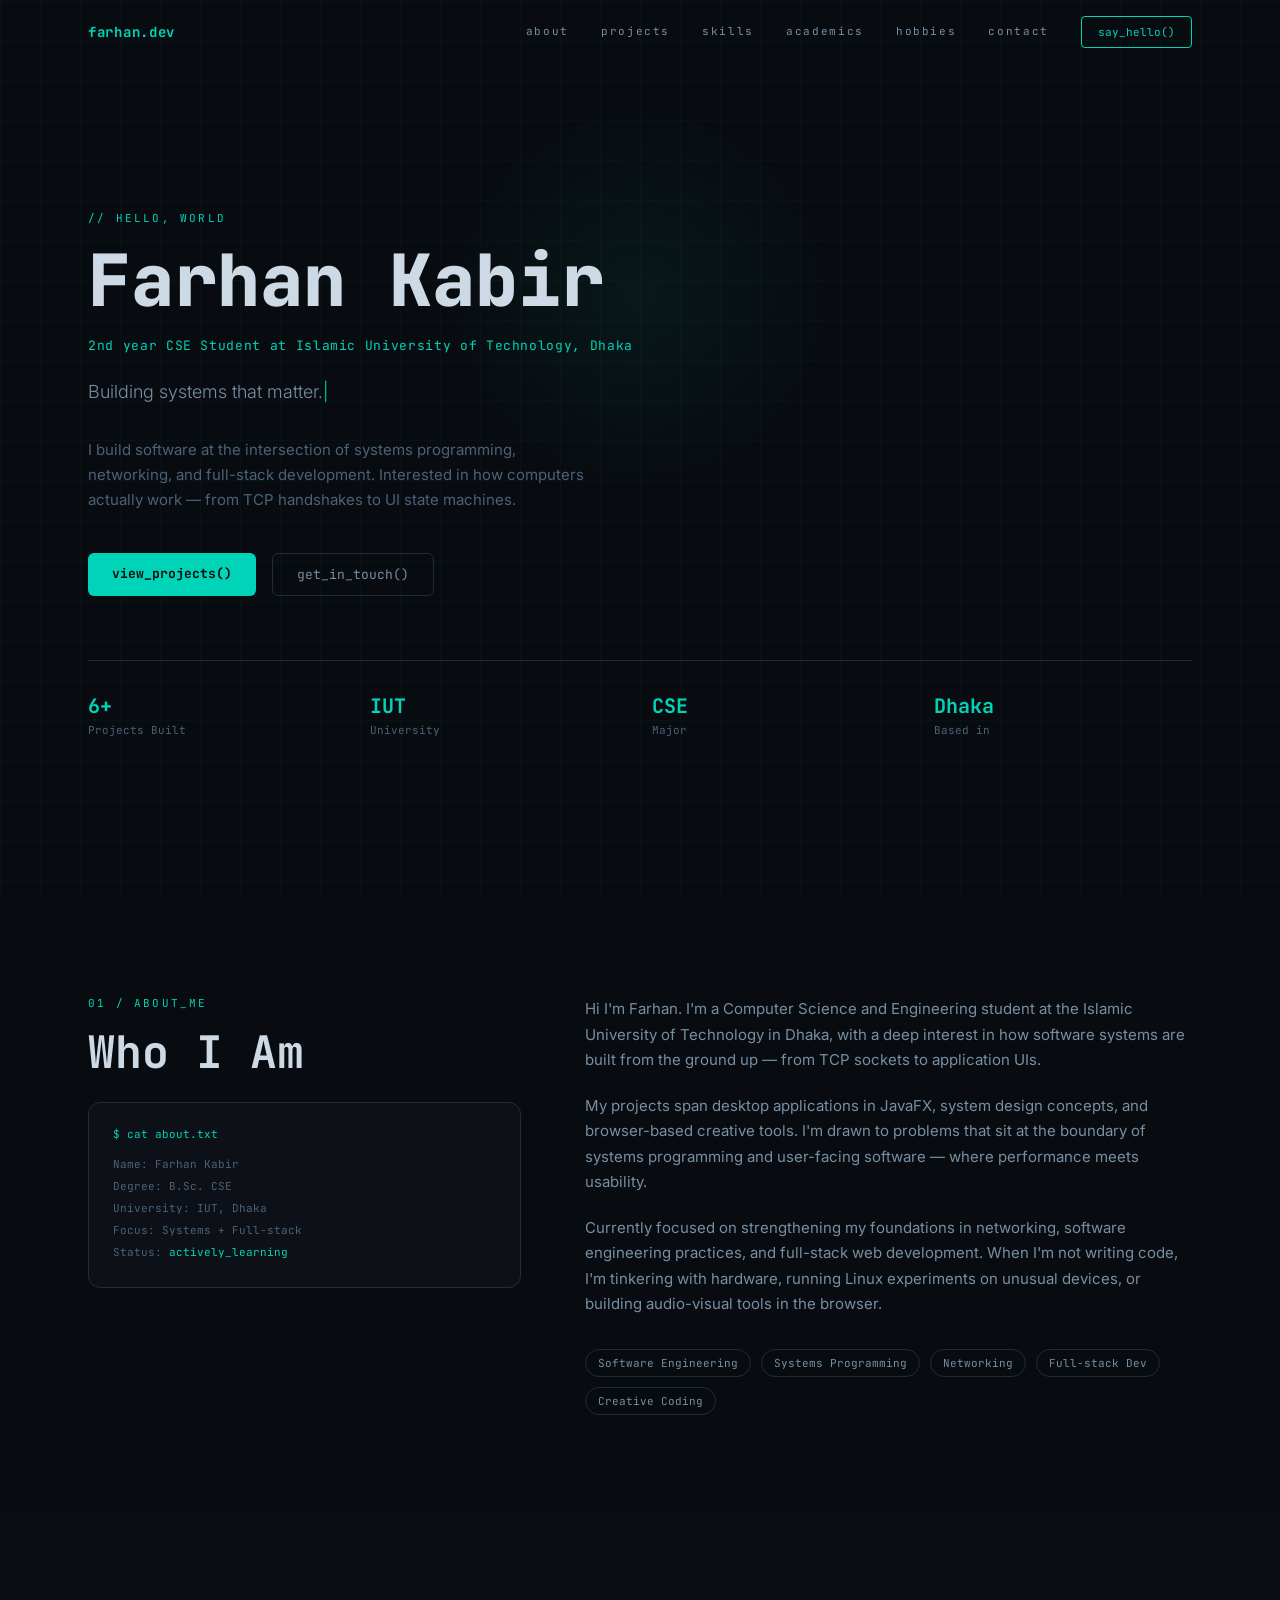
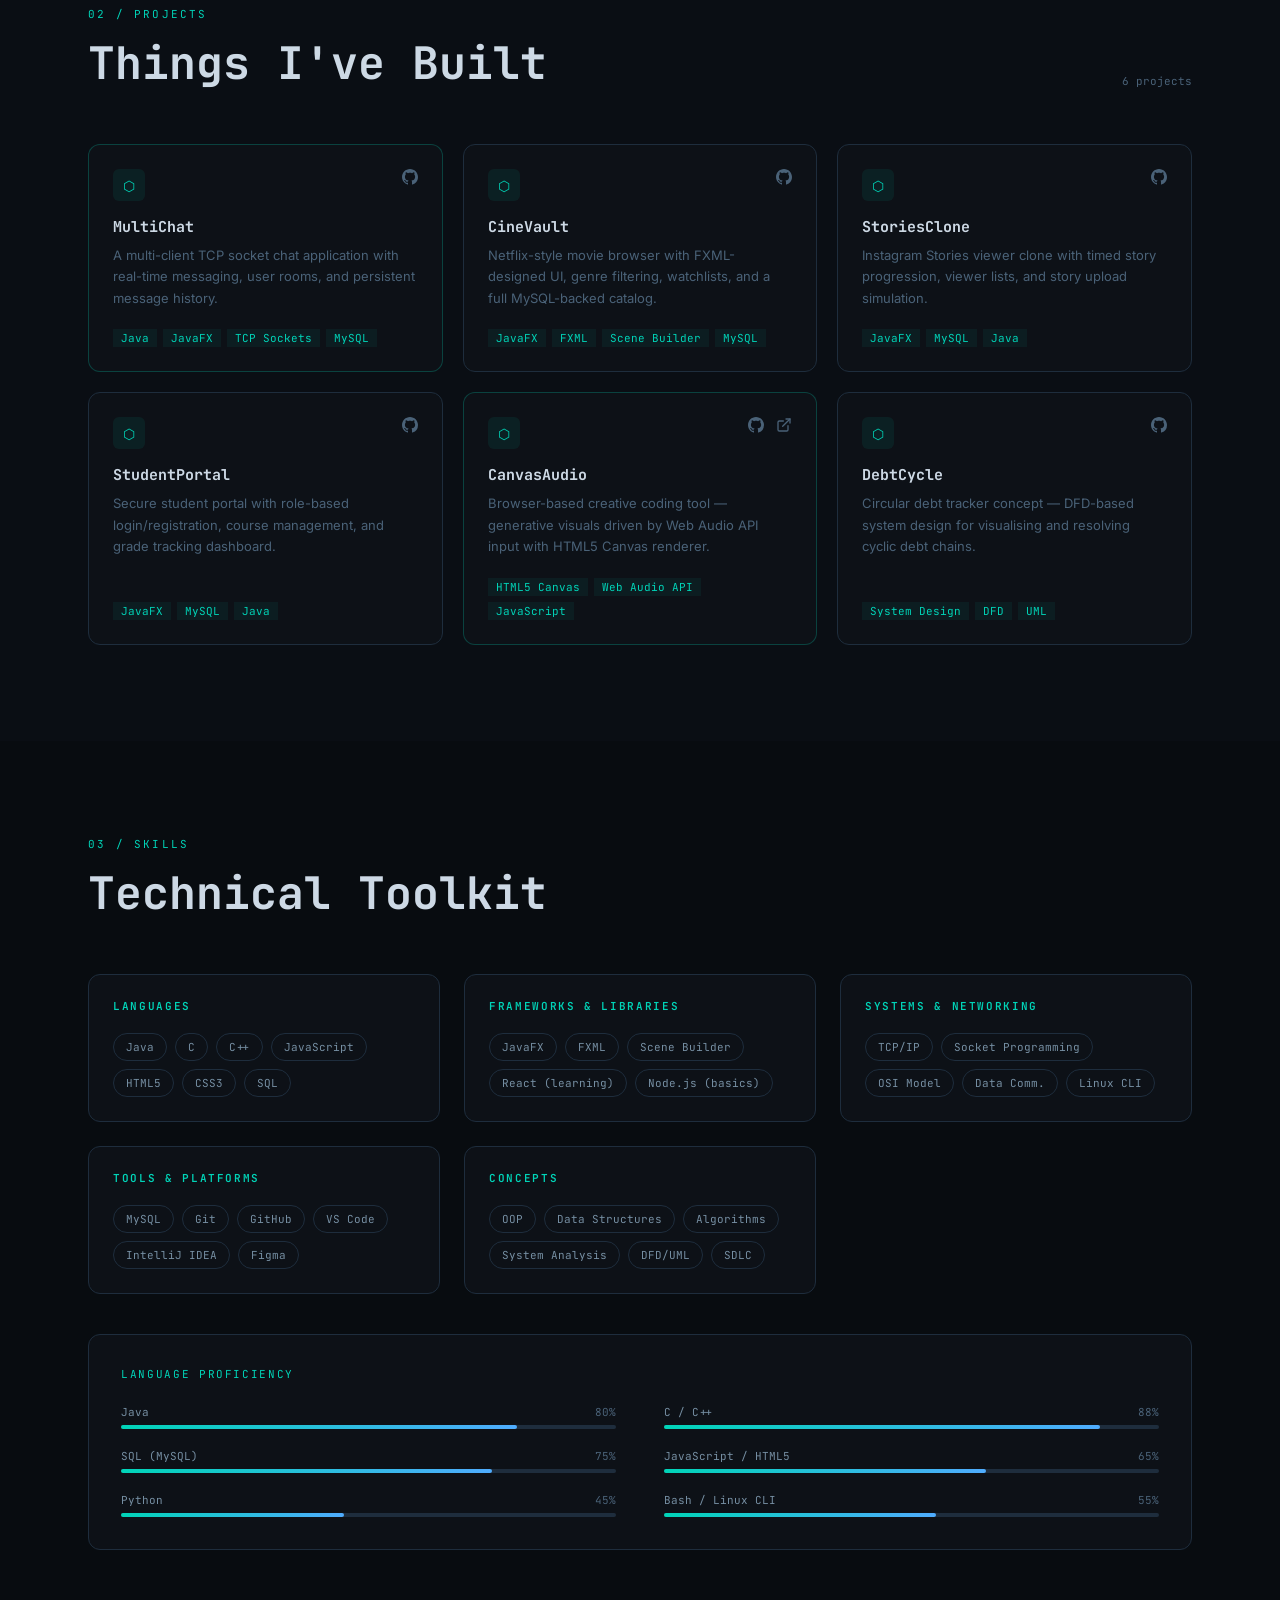
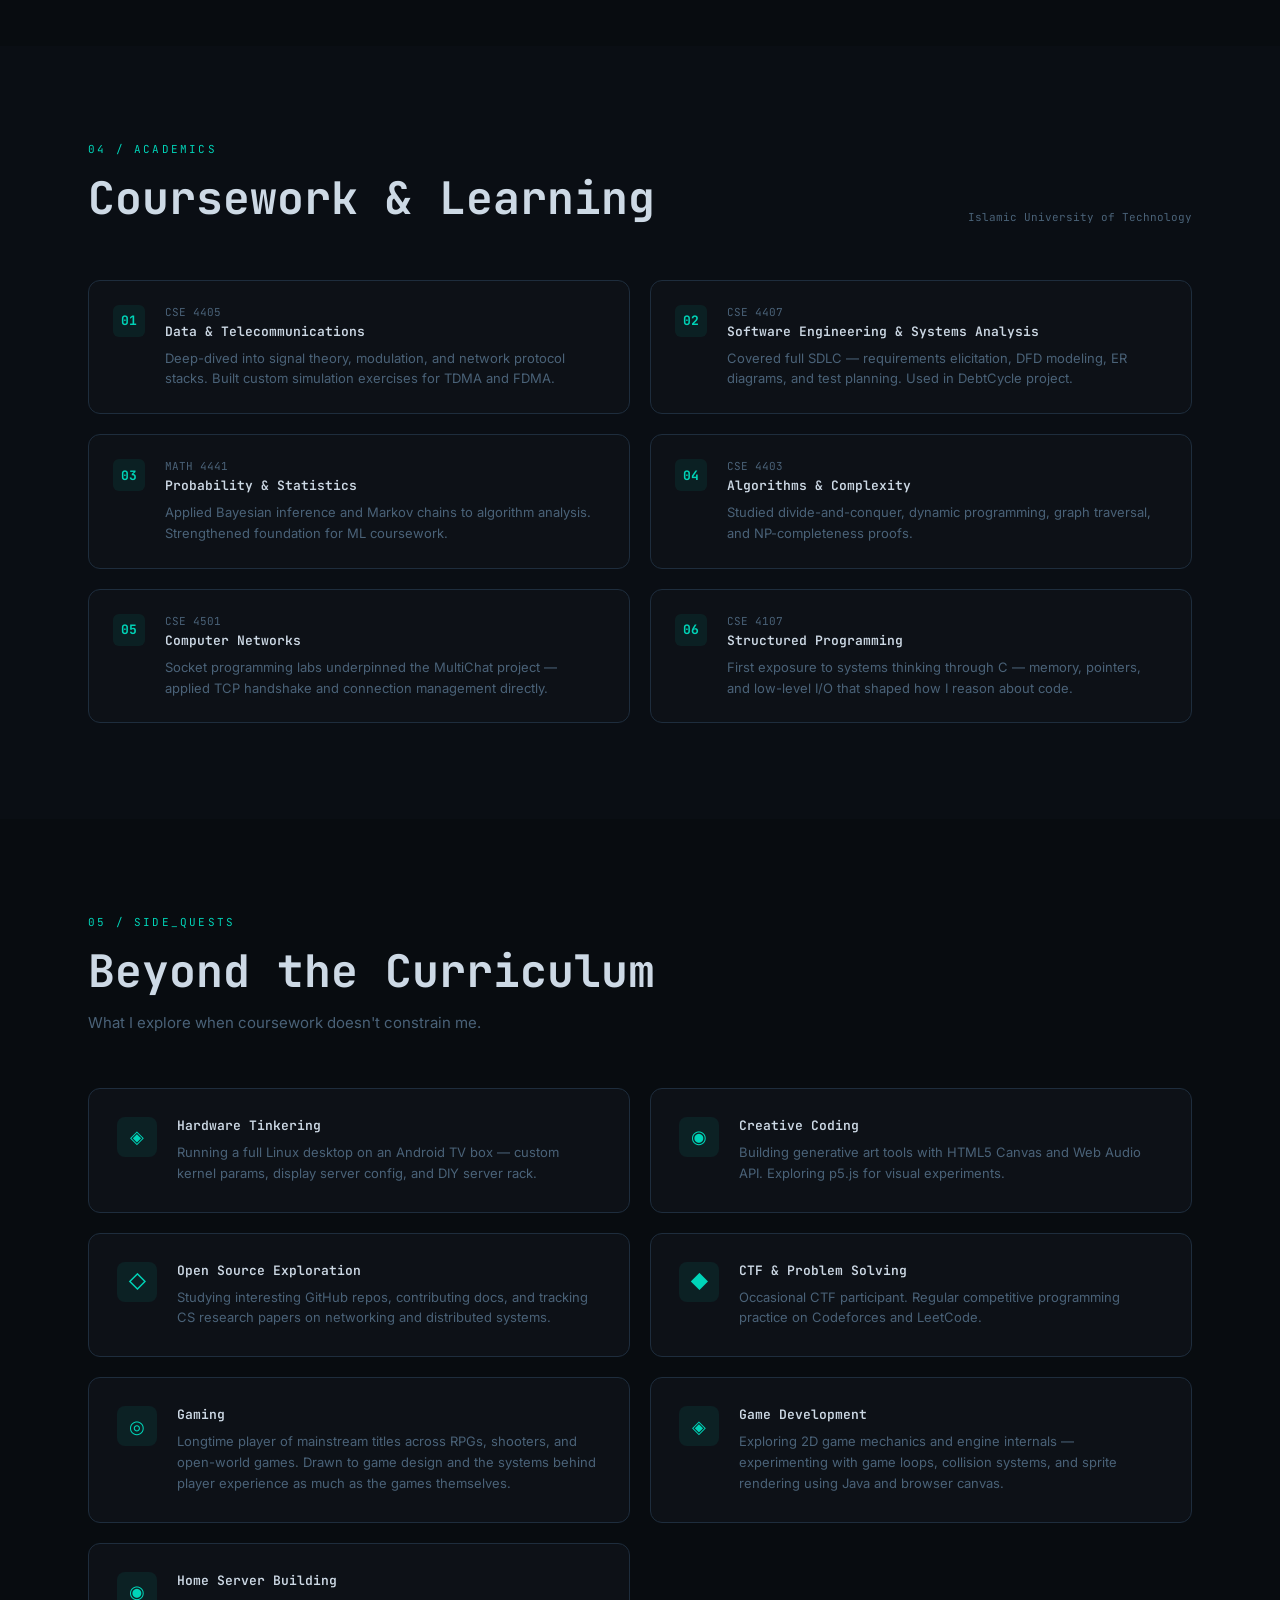
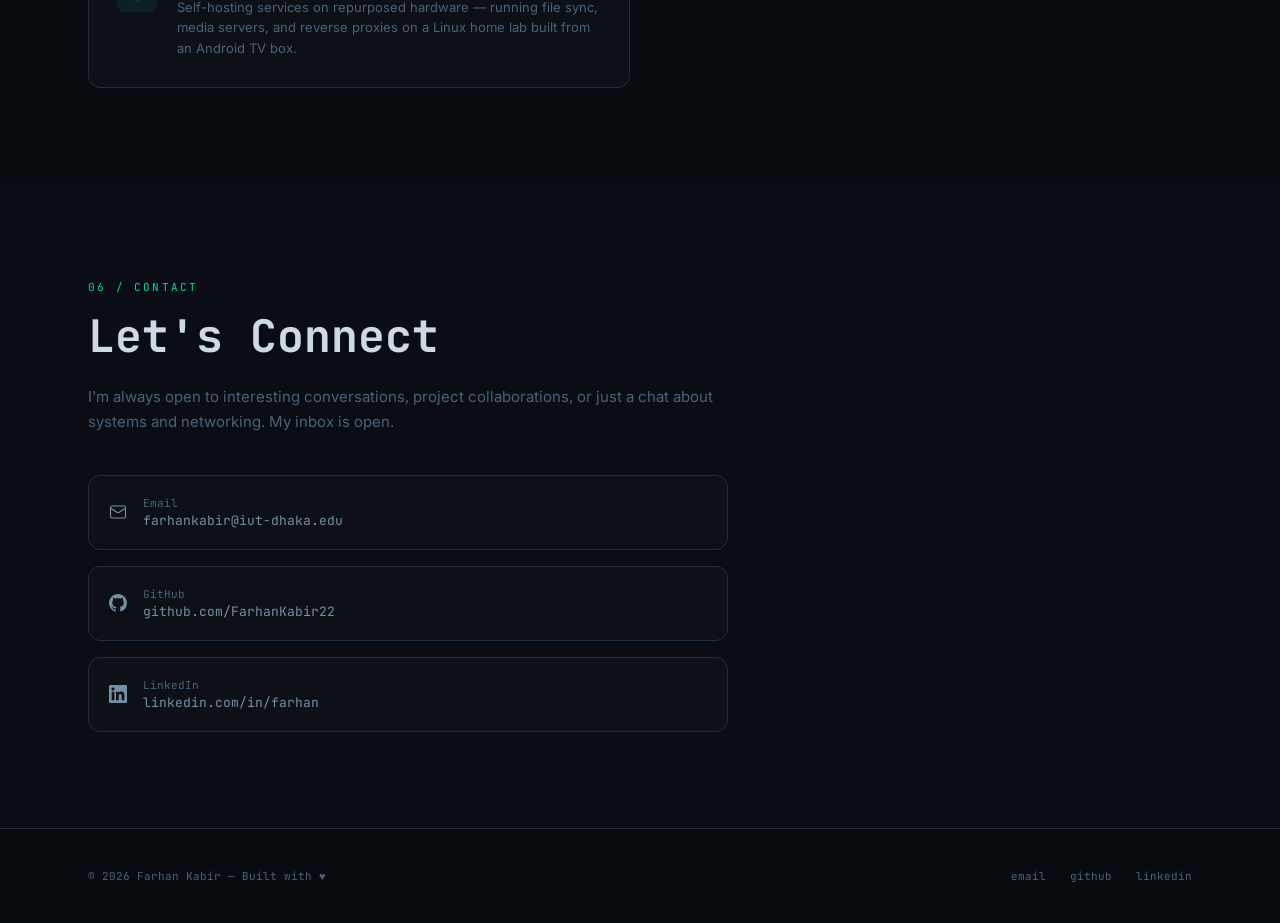
<file: index.html>
<!DOCTYPE html>
<html lang="en">
<head>
  <meta charset="UTF-8" />
  <meta name="viewport" content="width=device-width, initial-scale=1.0" />
  <title>Farhan Kabir — CSE Student @ IUT</title>
  <link rel="preconnect" href="https://fonts.googleapis.com" />
  <link rel="preconnect" href="https://fonts.gstatic.com" crossorigin />
  <link href="https://fonts.googleapis.com/css2?family=JetBrains+Mono:wght@400;500;600;700;800&family=Inter:wght@300;400;500;600;700&display=swap" rel="stylesheet" />
  <style>
    *, *::before, *::after { box-sizing: border-box; margin: 0; padding: 0; }

    :root {
      --bg: #080c10;
      --bg-card: #0d1117;
      --bg-alt: #0a0e14;
      --bg-elevated: #111820;
      --border: #1e2d3d;
      --accent: #00d4b8;
      --accent-dim: #00a896;
      --text: #cdd9e5;
      --text-dim: #768fa3;
      --text-muted: #4a6278;
      --font-mono: 'JetBrains Mono', monospace;
      --font-sans: 'Inter', sans-serif;
    }

    html { scroll-behavior: smooth; }

    body {
      background: var(--bg);
      color: var(--text);
      font-family: var(--font-sans);
      -webkit-font-smoothing: antialiased;
      min-height: 100vh;
    }

    ::-webkit-scrollbar { width: 6px; }
    ::-webkit-scrollbar-track { background: var(--bg); }
    ::-webkit-scrollbar-thumb { background: var(--border); border-radius: 3px; }
    ::-webkit-scrollbar-thumb:hover { background: var(--accent); }

    /* ── Nav ── */
    #navbar {
      position: fixed; top: 0; left: 0; right: 0; z-index: 100;
      transition: background 0.3s, backdrop-filter 0.3s, border-bottom 0.3s;
    }
    #navbar.scrolled {
      background: rgba(8,12,16,0.95);
      backdrop-filter: blur(12px);
      border-bottom: 1px solid var(--border);
    }
    .nav-inner {
      max-width: 1152px; margin: 0 auto; padding: 0 24px;
      height: 64px; display: flex; align-items: center; justify-content: space-between;
    }
    .nav-logo {
      font-family: var(--font-mono); font-weight: 700; font-size: 14px;
      color: var(--accent); text-decoration: none; letter-spacing: 0.05em;
    }
    .nav-links { display: flex; align-items: center; gap: 32px; }
    .nav-link {
      font-family: var(--font-mono); font-size: 11px; letter-spacing: 0.15em;
      color: var(--text-dim); text-decoration: none;
      position: relative; padding-bottom: 2px;
      transition: color 0.2s;
    }
    .nav-link::after {
      content: ''; position: absolute; bottom: 0; left: 0;
      width: 0; height: 1px; background: var(--accent);
      transition: width 0.2s;
    }
    .nav-link:hover { color: var(--accent); }
    .nav-link:hover::after { width: 100%; }
    .nav-btn {
      font-family: var(--font-mono); font-size: 11px;
      padding: 8px 16px; border: 1px solid var(--accent);
      color: var(--accent); background: transparent;
      border-radius: 4px; cursor: pointer;
      transition: background 0.2s;
    }
    .nav-btn:hover { background: rgba(0,212,184,0.1); }
    .hamburger {
      display: none; flex-direction: column; gap: 5px;
      background: none; border: none; cursor: pointer; padding: 8px;
    }
    .hamburger span { display: block; width: 20px; height: 1px; background: var(--accent); }
    .mobile-menu {
      display: none; flex-direction: column; gap: 16px;
      padding: 24px; border-top: 1px solid var(--border);
      background: rgba(8,12,16,0.98);
    }
    .mobile-menu.open { display: flex; }
    .mobile-menu a {
      font-family: var(--font-mono); font-size: 13px;
      letter-spacing: 0.15em; color: var(--text-dim);
      text-decoration: none;
    }

    /* ── Toast ── */
    #toast {
      position: fixed; bottom: 32px; left: 50%; z-index: 200;
      transform: translateX(-50%) translateY(12px);
      opacity: 0; pointer-events: none;
      transition: opacity 0.3s, transform 0.3s;
    }
    #toast.show { opacity: 1; transform: translateX(-50%) translateY(0); }
    #toast-inner {
      font-family: var(--font-mono); font-size: 14px; font-weight: 700;
      padding: 12px 24px; border-radius: 8px;
      background: var(--accent); color: var(--bg);
      box-shadow: 0 8px 32px rgba(0,212,184,0.35);
      white-space: nowrap;
    }

    /* ── Shared ── */
    .section-wrap { max-width: 1152px; margin: 0 auto; padding: 0 24px; }
    .section-label {
      font-family: var(--font-mono); font-size: 11px;
      letter-spacing: 0.2em; text-transform: uppercase;
      color: var(--accent); display: block; margin-bottom: 16px;
    }
    .section-title {
      font-family: var(--font-mono); font-weight: 700;
      font-size: clamp(1.8rem, 4vw, 2.8rem);
      color: var(--text); line-height: 1.15;
    }
    .card {
      background: var(--bg-card); border: 1px solid var(--border);
      border-radius: 12px;
      transition: transform 0.2s, border-color 0.2s, box-shadow 0.2s;
    }
    .card:hover {
      transform: translateY(-3px);
      border-color: rgba(0,212,184,0.4);
      box-shadow: 0 8px 32px rgba(0,212,184,0.1);
    }
    .tag {
      font-family: var(--font-mono); font-size: 11px;
      padding: 2px 8px; background: rgba(0,212,184,0.06);
      color: var(--accent);
    }
    .pill {
      font-family: var(--font-mono); font-size: 11px;
      padding: 6px 12px; border: 1px solid var(--border);
      border-radius: 999px; color: var(--text-dim); cursor: default;
      transition: background 0.2s, color 0.2s, border-color 0.2s;
    }
    .pill:hover {
      background: rgba(0,212,184,0.12);
      border-color: rgba(0,212,184,0.5);
      color: var(--accent);
    }

    /* ── Hero ── */
    #hero {
      min-height: 100vh; display: flex; align-items: center;
      position: relative; overflow: hidden;
      background-image:
        linear-gradient(rgba(0,212,184,0.03) 1px, transparent 1px),
        linear-gradient(90deg, rgba(0,212,184,0.03) 1px, transparent 1px);
      background-size: 40px 40px;
    }
    .hero-glow {
      position: absolute; top: 33%; left: 50%;
      transform: translate(-50%, -50%);
      width: 384px; height: 384px; border-radius: 50%;
      background: radial-gradient(circle, rgba(0,212,184,0.06) 0%, transparent 70%);
      pointer-events: none;
    }
    .hero-content { max-width: 1152px; margin: 0 auto; padding: 128px 24px 80px; width: 100%; }
    .hero-inner { max-width: 672px; }
    @keyframes fadeInUp {
      from { opacity: 0; transform: translateY(20px); }
      to   { opacity: 1; transform: translateY(0); }
    }
    .fade-in { animation: fadeInUp 0.6s ease forwards; }
    .hero-name {
      font-family: var(--font-mono); font-weight: 800;
      font-size: clamp(2.5rem, 6vw, 4.5rem);
      color: var(--text); line-height: 1.1; margin-bottom: 16px;
    }
    .hero-sub {
      font-family: var(--font-mono); font-size: 13px;
      color: var(--accent); letter-spacing: 0.05em; margin-bottom: 24px;
    }
    .hero-tagline {
      font-size: 18px; color: var(--text-dim); font-weight: 300;
      margin-bottom: 32px; max-width: 560px; line-height: 1.6;
    }
    .hero-bio {
      font-size: 15px; color: var(--text-muted);
      margin-bottom: 40px; max-width: 512px; line-height: 1.65;
    }
    .cursor { color: var(--accent); }
    @keyframes blink { 0%,100%{opacity:1} 50%{opacity:0} }
    .cursor-blink { animation: blink 1s step-end infinite; }
    .hero-ctas { display: flex; flex-wrap: wrap; gap: 16px; }
    .btn-primary {
      font-family: var(--font-mono); font-size: 13px; font-weight: 700;
      padding: 12px 24px; border-radius: 6px;
      background: var(--accent); color: var(--bg);
      text-decoration: none; border: none; cursor: pointer;
      transition: background 0.2s;
    }
    .btn-primary:hover { background: var(--accent-dim); }
    .btn-ghost {
      font-family: var(--font-mono); font-size: 13px;
      padding: 12px 24px; border-radius: 6px;
      border: 1px solid var(--border); color: var(--text-dim);
      text-decoration: none; transition: border-color 0.2s, color 0.2s;
    }
    .btn-ghost:hover { border-color: var(--accent); color: var(--accent); }
    .hero-stats {
      margin-top: 64px; padding-top: 32px;
      display: grid; grid-template-columns: repeat(4, 1fr); gap: 24px;
      border-top: 1px solid var(--border);
    }
    .stat-val { font-family: var(--font-mono); font-weight: 700; font-size: 20px; color: var(--accent); }
    .stat-lbl { font-family: var(--font-mono); font-size: 11px; color: var(--text-muted); margin-top: 4px; }

    /* ── About ── */
    #about { padding: 96px 0; }
    .about-grid { display: grid; grid-template-columns: 1fr 1.4fr; gap: 64px; align-items: start; }
    .terminal {
      background: var(--bg-card); border: 1px solid var(--border);
      border-radius: 12px; padding: 24px;
    }
    .terminal-prompt { font-family: var(--font-mono); font-size: 11px; color: var(--accent); margin-bottom: 12px; }
    .terminal-body { font-family: var(--font-mono); font-size: 11px; color: var(--text-muted); line-height: 2; }
    .terminal-body .hl { color: var(--accent); }
    .about-tags { display: flex; flex-wrap: wrap; gap: 10px; margin-top: 32px; }
    .about-tag {
      font-family: var(--font-mono); font-size: 11px;
      padding: 6px 12px; border: 1px solid var(--border);
      border-radius: 999px; color: var(--text-dim);
    }
    .about-p { font-size: 15px; color: var(--text-dim); line-height: 1.7; margin-bottom: 20px; }

    /* ── Projects ── */
    #projects { padding: 96px 0; background: var(--bg-alt); }
    .projects-header { margin-bottom: 56px; }
    .projects-header-row { display: flex; align-items: flex-end; justify-content: space-between; gap: 16px; }
    .projects-count { font-family: var(--font-mono); font-size: 11px; color: var(--text-muted); }
    .projects-grid { display: grid; grid-template-columns: repeat(3, 1fr); gap: 20px; }
    .project-card { padding: 24px; display: flex; flex-direction: column; }
    .project-card-top { display: flex; justify-content: space-between; align-items: flex-start; margin-bottom: 16px; }
    .project-icon {
      width: 32px; height: 32px; border-radius: 6px;
      display: flex; align-items: center; justify-content: center;
      background: rgba(0,212,184,0.08); color: var(--accent); font-size: 14px;
    }
    .project-links { display: flex; gap: 12px; }
    .project-link { color: var(--text-muted); transition: color 0.2s; }
    .project-link:hover { color: var(--accent); }
    .project-title { font-family: var(--font-mono); font-weight: 700; font-size: 15px; color: var(--text); margin-bottom: 8px; }
    .project-desc { font-size: 13px; color: var(--text-muted); line-height: 1.65; flex: 1; margin-bottom: 20px; }
    .project-tags { display: flex; flex-wrap: wrap; gap: 6px; }

    /* ── Skills ── */
    #skills { padding: 96px 0; }
    .skills-grid { display: grid; grid-template-columns: repeat(3, 1fr); gap: 24px; margin-bottom: 40px; }
    .skill-group { padding: 24px; }
    .skill-group-title {
      font-family: var(--font-mono); font-size: 11px; font-weight: 600;
      letter-spacing: 0.15em; text-transform: uppercase;
      color: var(--accent); margin-bottom: 20px;
    }
    .skill-pills { display: flex; flex-wrap: wrap; gap: 8px; }
    .proficiency-card { padding: 32px; }
    .proficiency-title {
      font-family: var(--font-mono); font-size: 11px;
      letter-spacing: 0.15em; text-transform: uppercase;
      color: var(--accent); margin-bottom: 24px;
    }
    .prof-grid { display: grid; grid-template-columns: 1fr 1fr; gap: 20px 48px; }
    .prof-row-top { display: flex; justify-content: space-between; margin-bottom: 6px; }
    .prof-lang { font-family: var(--font-mono); font-size: 11px; color: var(--text-dim); }
    .prof-pct  { font-family: var(--font-mono); font-size: 11px; color: var(--text-muted); }
    .prof-track { height: 4px; border-radius: 2px; background: var(--border); }
    .prof-fill  { height: 4px; border-radius: 2px; background: linear-gradient(90deg, #00d4b8, #4facfe); }

    /* ── Academics ── */
    #academics { padding: 96px 0; background: var(--bg-alt); }
    .academics-header { display: flex; align-items: flex-end; justify-content: space-between; margin-bottom: 56px; gap: 16px; }
    .academics-sub { font-family: var(--font-mono); font-size: 11px; color: var(--text-muted); }
    .academics-grid { display: grid; grid-template-columns: 1fr 1fr; gap: 20px; }
    .course-card { padding: 24px; display: flex; gap: 20px; }
    .course-num {
      flex-shrink: 0; width: 32px; height: 32px; border-radius: 6px;
      display: flex; align-items: center; justify-content: center;
      font-family: var(--font-mono); font-weight: 700; font-size: 13px;
      background: rgba(0,212,184,0.08); color: var(--accent);
    }
    .course-code { font-family: var(--font-mono); font-size: 11px; color: var(--text-muted); margin-bottom: 4px; }
    .course-title { font-family: var(--font-mono); font-weight: 600; font-size: 13px; color: var(--text); margin-bottom: 8px; }
    .course-note { font-size: 13px; color: var(--text-muted); line-height: 1.6; }

    /* ── Hobbies ── */
    #hobbies { padding: 96px 0; }
    .hobbies-subtitle { font-size: 15px; color: var(--text-muted); margin: 16px 0 56px; max-width: 480px; }
    .hobbies-grid { display: grid; grid-template-columns: 1fr 1fr; gap: 20px; }
    .hobby-card { padding: 28px; display: flex; gap: 20px; }
    .hobby-icon {
      flex-shrink: 0; width: 40px; height: 40px; border-radius: 8px;
      display: flex; align-items: center; justify-content: center;
      font-size: 18px; background: rgba(0,212,184,0.08); color: var(--accent);
    }
    .hobby-title { font-family: var(--font-mono); font-weight: 600; font-size: 13px; color: var(--text); margin-bottom: 8px; }
    .hobby-desc { font-size: 13px; color: var(--text-muted); line-height: 1.6; }

    /* ── Contact ── */
    #contact { padding: 96px 0; background: var(--bg-alt); }
    .contact-wrap { max-width: 640px; }
    .contact-intro { font-size: 15px; color: var(--text-muted); line-height: 1.65; margin-bottom: 40px; }
    .contact-list { display: flex; flex-direction: column; gap: 16px; }
    .contact-item {
      display: flex; align-items: center; gap: 16px;
      padding: 20px; border-radius: 12px;
      background: var(--bg-card); border: 1px solid var(--border);
      color: var(--text-dim); text-decoration: none;
      transition: border-color 0.2s, color 0.2s;
    }
    .contact-item:hover { border-color: rgba(0,212,184,0.35); color: var(--accent); }
    .contact-item svg { flex-shrink: 0; }
    .contact-lbl { font-family: var(--font-mono); font-size: 11px; color: var(--text-muted); margin-bottom: 2px; }
    .contact-val { font-family: var(--font-mono); font-size: 13px; }

    /* ── Footer ── */
    footer { padding: 40px 0; border-top: 1px solid var(--border); }
    .footer-inner {
      max-width: 1152px; margin: 0 auto; padding: 0 24px;
      display: flex; align-items: center; justify-content: space-between; gap: 24px;
      flex-wrap: wrap;
    }
    .footer-copy { font-family: var(--font-mono); font-size: 11px; color: var(--text-muted); }
    .footer-links { display: flex; gap: 24px; }
    .footer-link {
      font-family: var(--font-mono); font-size: 11px;
      color: var(--text-muted); text-decoration: none;
      transition: color 0.2s;
    }
    .footer-link:hover { color: var(--accent); }

    /* ── Responsive ── */
    @media (max-width: 1024px) {
      .projects-grid { grid-template-columns: repeat(2, 1fr); }
      .skills-grid    { grid-template-columns: repeat(2, 1fr); }
    }
    @media (max-width: 768px) {
      .nav-links  { display: none; }
      .hamburger  { display: flex; }
      .about-grid { grid-template-columns: 1fr; gap: 40px; }
      .projects-grid  { grid-template-columns: 1fr; }
      .skills-grid    { grid-template-columns: 1fr; }
      .academics-grid { grid-template-columns: 1fr; }
      .hobbies-grid   { grid-template-columns: 1fr; }
      .academics-header { flex-direction: column; align-items: flex-start; }
      .projects-header-row { flex-direction: column; align-items: flex-start; }
      .hero-stats { grid-template-columns: repeat(2, 1fr); }
      .prof-grid  { grid-template-columns: 1fr; }
    }
  </style>
</head>
<body>

<!-- ── Navbar ── -->
<div id="navbar">
  <nav class="nav-inner">
    <a class="nav-logo" href="#hero">farhan.dev</a>
    <div class="nav-links">
      <a class="nav-link" href="#about">about</a>
      <a class="nav-link" href="#projects">projects</a>
      <a class="nav-link" href="#skills">skills</a>
      <a class="nav-link" href="#academics">academics</a>
      <a class="nav-link" href="#hobbies">hobbies</a>
      <a class="nav-link" href="#contact">contact</a>
      <button class="nav-btn" id="hello-btn">say_hello()</button>
    </div>
    <button class="hamburger" id="hamburger" aria-label="Toggle menu">
      <span></span><span></span><span></span>
    </button>
  </nav>
  <div class="mobile-menu" id="mobile-menu">
    <a href="#about">about</a>
    <a href="#projects">projects</a>
    <a href="#skills">skills</a>
    <a href="#academics">academics</a>
    <a href="#hobbies">hobbies</a>
    <a href="#contact">contact</a>
  </div>
</div>

<!-- ── Toast ── -->
<div id="toast"><div id="toast-inner">Hello, World! 👋</div></div>

<!-- ── Hero ── -->
<section id="hero">
  <div class="hero-glow"></div>
  <div class="hero-content">
    <div class="hero-inner fade-in">
      <span class="section-label">// hello, world</span>
      <h1 class="hero-name">Farhan Kabir</h1>
      <p class="hero-sub">2nd year CSE Student at Islamic University of Technology, Dhaka</p>
      <p class="hero-tagline">
        <span id="typewriter"></span><span class="cursor cursor-blink">|</span>
      </p>
      <p class="hero-bio">
        I build software at the intersection of systems programming, networking, and full-stack development. Interested in how computers actually work — from TCP handshakes to UI state machines.
      </p>
      <div class="hero-ctas">
        <a class="btn-primary" href="#projects">view_projects()</a>
        <a class="btn-ghost"   href="#contact">get_in_touch()</a>
      </div>
    </div>

    <div class="hero-stats">
      <div><p class="stat-val">6+</p><p class="stat-lbl">Projects Built</p></div>
      <div><p class="stat-val">IUT</p><p class="stat-lbl">University</p></div>
      <div><p class="stat-val">CSE</p><p class="stat-lbl">Major</p></div>
      <div><p class="stat-val">Dhaka</p><p class="stat-lbl">Based in</p></div>
    </div>
  </div>
</section>

<!-- ── About ── -->
<section id="about">
  <div class="section-wrap">
    <div class="about-grid">
      <div>
        <span class="section-label">01 / about_me</span>
        <h2 class="section-title" style="margin-bottom:24px">Who I Am</h2>
        <div class="terminal">
          <p class="terminal-prompt">$ cat about.txt</p>
          <div class="terminal-body">
            <p>Name: Farhan Kabir</p>
            <p>Degree: B.Sc. CSE</p>
            <p>University: IUT, Dhaka</p>
            <p>Focus: Systems + Full-stack</p>
            <p>Status: <span class="hl">actively_learning</span></p>
          </div>
        </div>
      </div>
      <div>
        <p class="about-p">Hi I'm Farhan. I'm a Computer Science and Engineering student at the Islamic University of Technology in Dhaka, with a deep interest in how software systems are built from the ground up — from TCP sockets to application UIs.</p>
        <p class="about-p">My projects span desktop applications in JavaFX, system design concepts, and browser-based creative tools. I'm drawn to problems that sit at the boundary of systems programming and user-facing software — where performance meets usability.</p>
        <p class="about-p">Currently focused on strengthening my foundations in networking, software engineering practices, and full-stack web development. When I'm not writing code, I'm tinkering with hardware, running Linux experiments on unusual devices, or building audio-visual tools in the browser.</p>
        <div class="about-tags">
          <span class="about-tag">Software Engineering</span>
          <span class="about-tag">Systems Programming</span>
          <span class="about-tag">Networking</span>
          <span class="about-tag">Full-stack Dev</span>
          <span class="about-tag">Creative Coding</span>
        </div>
      </div>
    </div>
  </div>
</section>

<!-- ── Projects ── -->
<section id="projects">
  <div class="section-wrap">
    <div class="projects-header">
      <span class="section-label">02 / projects</span>
      <div class="projects-header-row">
        <h2 class="section-title">Things I've Built</h2>
        <span class="projects-count">6 projects</span>
      </div>
    </div>
    <div class="projects-grid">

      <div class="card project-card" style="border-color:rgba(0,212,184,0.25)">
        <div class="project-card-top">
          <div class="project-icon">⬡</div>
          <div class="project-links">
            <a class="project-link" href="https://github.com/FarhanKabir22" aria-label="GitHub" target="_blank" rel="noopener">
              <svg width="16" height="16" viewBox="0 0 24 24" fill="currentColor"><path d="M12 0C5.37 0 0 5.37 0 12c0 5.31 3.435 9.795 8.205 11.385.6.105.825-.255.825-.57 0-.285-.015-1.23-.015-2.235-3.015.555-3.795-.735-4.035-1.41-.135-.345-.72-1.41-1.23-1.695-.42-.225-1.02-.78-.015-.795.945-.015 1.62.87 1.845 1.23 1.08 1.815 2.805 1.305 3.495.99.105-.78.42-1.305.765-1.605-2.67-.3-5.46-1.335-5.46-5.925 0-1.305.465-2.385 1.23-3.225-.12-.3-.54-1.53.12-3.18 0 0 1.005-.315 3.3 1.23.96-.27 1.98-.405 3-.405s2.04.135 3 .405c2.295-1.56 3.3-1.23 3.3-1.23.66 1.65.24 2.88.12 3.18.765.84 1.23 1.905 1.23 3.225 0 4.605-2.805 5.625-5.475 5.925.435.375.81 1.095.81 2.22 0 1.605-.015 2.895-.015 3.3 0 .315.225.69.825.57A12.02 12.02 0 0024 12c0-6.63-5.37-12-12-12z"/></svg>
            </a>
          </div>
        </div>
        <h3 class="project-title">MultiChat</h3>
        <p class="project-desc">A multi-client TCP socket chat application with real-time messaging, user rooms, and persistent message history.</p>
        <div class="project-tags">
          <span class="tag">Java</span><span class="tag">JavaFX</span><span class="tag">TCP Sockets</span><span class="tag">MySQL</span>
        </div>
      </div>

      <div class="card project-card">
        <div class="project-card-top">
          <div class="project-icon">⬡</div>
          <div class="project-links">
            <a class="project-link" href="https://github.com/FarhanKabir22" aria-label="GitHub" target="_blank" rel="noopener">
              <svg width="16" height="16" viewBox="0 0 24 24" fill="currentColor"><path d="M12 0C5.37 0 0 5.37 0 12c0 5.31 3.435 9.795 8.205 11.385.6.105.825-.255.825-.57 0-.285-.015-1.23-.015-2.235-3.015.555-3.795-.735-4.035-1.41-.135-.345-.72-1.41-1.23-1.695-.42-.225-1.02-.78-.015-.795.945-.015 1.62.87 1.845 1.23 1.08 1.815 2.805 1.305 3.495.99.105-.78.42-1.305.765-1.605-2.67-.3-5.46-1.335-5.46-5.925 0-1.305.465-2.385 1.23-3.225-.12-.3-.54-1.53.12-3.18 0 0 1.005-.315 3.3 1.23.96-.27 1.98-.405 3-.405s2.04.135 3 .405c2.295-1.56 3.3-1.23 3.3-1.23.66 1.65.24 2.88.12 3.18.765.84 1.23 1.905 1.23 3.225 0 4.605-2.805 5.625-5.475 5.925.435.375.81 1.095.81 2.22 0 1.605-.015 2.895-.015 3.3 0 .315.225.69.825.57A12.02 12.02 0 0024 12c0-6.63-5.37-12-12-12z"/></svg>
            </a>
          </div>
        </div>
        <h3 class="project-title">CineVault</h3>
        <p class="project-desc">Netflix-style movie browser with FXML-designed UI, genre filtering, watchlists, and a full MySQL-backed catalog.</p>
        <div class="project-tags">
          <span class="tag">JavaFX</span><span class="tag">FXML</span><span class="tag">Scene Builder</span><span class="tag">MySQL</span>
        </div>
      </div>

      <div class="card project-card">
        <div class="project-card-top">
          <div class="project-icon">⬡</div>
          <div class="project-links">
            <a class="project-link" href="https://github.com/FarhanKabir22" aria-label="GitHub" target="_blank" rel="noopener">
              <svg width="16" height="16" viewBox="0 0 24 24" fill="currentColor"><path d="M12 0C5.37 0 0 5.37 0 12c0 5.31 3.435 9.795 8.205 11.385.6.105.825-.255.825-.57 0-.285-.015-1.23-.015-2.235-3.015.555-3.795-.735-4.035-1.41-.135-.345-.72-1.41-1.23-1.695-.42-.225-1.02-.78-.015-.795.945-.015 1.62.87 1.845 1.23 1.08 1.815 2.805 1.305 3.495.99.105-.78.42-1.305.765-1.605-2.67-.3-5.46-1.335-5.46-5.925 0-1.305.465-2.385 1.23-3.225-.12-.3-.54-1.53.12-3.18 0 0 1.005-.315 3.3 1.23.96-.27 1.98-.405 3-.405s2.04.135 3 .405c2.295-1.56 3.3-1.23 3.3-1.23.66 1.65.24 2.88.12 3.18.765.84 1.23 1.905 1.23 3.225 0 4.605-2.805 5.625-5.475 5.925.435.375.81 1.095.81 2.22 0 1.605-.015 2.895-.015 3.3 0 .315.225.69.825.57A12.02 12.02 0 0024 12c0-6.63-5.37-12-12-12z"/></svg>
            </a>
          </div>
        </div>
        <h3 class="project-title">StoriesClone</h3>
        <p class="project-desc">Instagram Stories viewer clone with timed story progression, viewer lists, and story upload simulation.</p>
        <div class="project-tags">
          <span class="tag">JavaFX</span><span class="tag">MySQL</span><span class="tag">Java</span>
        </div>
      </div>

      <div class="card project-card">
        <div class="project-card-top">
          <div class="project-icon">⬡</div>
          <div class="project-links">
            <a class="project-link" href="https://github.com/FarhanKabir22" aria-label="GitHub" target="_blank" rel="noopener">
              <svg width="16" height="16" viewBox="0 0 24 24" fill="currentColor"><path d="M12 0C5.37 0 0 5.37 0 12c0 5.31 3.435 9.795 8.205 11.385.6.105.825-.255.825-.57 0-.285-.015-1.23-.015-2.235-3.015.555-3.795-.735-4.035-1.41-.135-.345-.72-1.41-1.23-1.695-.42-.225-1.02-.78-.015-.795.945-.015 1.62.87 1.845 1.23 1.08 1.815 2.805 1.305 3.495.99.105-.78.42-1.305.765-1.605-2.67-.3-5.46-1.335-5.46-5.925 0-1.305.465-2.385 1.23-3.225-.12-.3-.54-1.53.12-3.18 0 0 1.005-.315 3.3 1.23.96-.27 1.98-.405 3-.405s2.04.135 3 .405c2.295-1.56 3.3-1.23 3.3-1.23.66 1.65.24 2.88.12 3.18.765.84 1.23 1.905 1.23 3.225 0 4.605-2.805 5.625-5.475 5.925.435.375.81 1.095.81 2.22 0 1.605-.015 2.895-.015 3.3 0 .315.225.69.825.57A12.02 12.02 0 0024 12c0-6.63-5.37-12-12-12z"/></svg>
            </a>
          </div>
        </div>
        <h3 class="project-title">StudentPortal</h3>
        <p class="project-desc">Secure student portal with role-based login/registration, course management, and grade tracking dashboard.</p>
        <div class="project-tags">
          <span class="tag">JavaFX</span><span class="tag">MySQL</span><span class="tag">Java</span>
        </div>
      </div>

      <div class="card project-card" style="border-color:rgba(0,212,184,0.25)">
        <div class="project-card-top">
          <div class="project-icon">⬡</div>
          <div class="project-links">
            <a class="project-link" href="https://github.com/FarhanKabir22" aria-label="GitHub" target="_blank" rel="noopener">
              <svg width="16" height="16" viewBox="0 0 24 24" fill="currentColor"><path d="M12 0C5.37 0 0 5.37 0 12c0 5.31 3.435 9.795 8.205 11.385.6.105.825-.255.825-.57 0-.285-.015-1.23-.015-2.235-3.015.555-3.795-.735-4.035-1.41-.135-.345-.72-1.41-1.23-1.695-.42-.225-1.02-.78-.015-.795.945-.015 1.62.87 1.845 1.23 1.08 1.815 2.805 1.305 3.495.99.105-.78.42-1.305.765-1.605-2.67-.3-5.46-1.335-5.46-5.925 0-1.305.465-2.385 1.23-3.225-.12-.3-.54-1.53.12-3.18 0 0 1.005-.315 3.3 1.23.96-.27 1.98-.405 3-.405s2.04.135 3 .405c2.295-1.56 3.3-1.23 3.3-1.23.66 1.65.24 2.88.12 3.18.765.84 1.23 1.905 1.23 3.225 0 4.605-2.805 5.625-5.475 5.925.435.375.81 1.095.81 2.22 0 1.605-.015 2.895-.015 3.3 0 .315.225.69.825.57A12.02 12.02 0 0024 12c0-6.63-5.37-12-12-12z"/></svg>
            </a>
            <a class="project-link" href="#" aria-label="Live Demo" target="_blank" rel="noopener">
              <svg width="16" height="16" viewBox="0 0 24 24" fill="none" stroke="currentColor" stroke-width="2" stroke-linecap="round" stroke-linejoin="round"><path d="M18 13v6a2 2 0 01-2 2H5a2 2 0 01-2-2V8a2 2 0 012-2h6"/><polyline points="15 3 21 3 21 9"/><line x1="10" y1="14" x2="21" y2="3"/></svg>
            </a>
          </div>
        </div>
        <h3 class="project-title">CanvasAudio</h3>
        <p class="project-desc">Browser-based creative coding tool — generative visuals driven by Web Audio API input with HTML5 Canvas renderer.</p>
        <div class="project-tags">
          <span class="tag">HTML5 Canvas</span><span class="tag">Web Audio API</span><span class="tag">JavaScript</span>
        </div>
      </div>

      <div class="card project-card">
        <div class="project-card-top">
          <div class="project-icon">⬡</div>
          <div class="project-links">
            <a class="project-link" href="https://github.com/FarhanKabir22" aria-label="GitHub" target="_blank" rel="noopener">
              <svg width="16" height="16" viewBox="0 0 24 24" fill="currentColor"><path d="M12 0C5.37 0 0 5.37 0 12c0 5.31 3.435 9.795 8.205 11.385.6.105.825-.255.825-.57 0-.285-.015-1.23-.015-2.235-3.015.555-3.795-.735-4.035-1.41-.135-.345-.72-1.41-1.23-1.695-.42-.225-1.02-.78-.015-.795.945-.015 1.62.87 1.845 1.23 1.08 1.815 2.805 1.305 3.495.99.105-.78.42-1.305.765-1.605-2.67-.3-5.46-1.335-5.46-5.925 0-1.305.465-2.385 1.23-3.225-.12-.3-.54-1.53.12-3.18 0 0 1.005-.315 3.3 1.23.96-.27 1.98-.405 3-.405s2.04.135 3 .405c2.295-1.56 3.3-1.23 3.3-1.23.66 1.65.24 2.88.12 3.18.765.84 1.23 1.905 1.23 3.225 0 4.605-2.805 5.625-5.475 5.925.435.375.81 1.095.81 2.22 0 1.605-.015 2.895-.015 3.3 0 .315.225.69.825.57A12.02 12.02 0 0024 12c0-6.63-5.37-12-12-12z"/></svg>
            </a>
          </div>
        </div>
        <h3 class="project-title">DebtCycle</h3>
        <p class="project-desc">Circular debt tracker concept — DFD-based system design for visualising and resolving cyclic debt chains.</p>
        <div class="project-tags">
          <span class="tag">System Design</span><span class="tag">DFD</span><span class="tag">UML</span>
        </div>
      </div>

    </div>
  </div>
</section>

<!-- ── Skills ── -->
<section id="skills">
  <div class="section-wrap">
    <span class="section-label">03 / skills</span>
    <h2 class="section-title" style="margin-bottom:56px">Technical Toolkit</h2>

    <div class="skills-grid">
      <div class="card skill-group">
        <p class="skill-group-title">Languages</p>
        <div class="skill-pills">
          <span class="pill">Java</span><span class="pill">C</span><span class="pill">C++</span>
          <span class="pill">JavaScript</span><span class="pill">HTML5</span><span class="pill">CSS3</span><span class="pill">SQL</span>
        </div>
      </div>
      <div class="card skill-group">
        <p class="skill-group-title">Frameworks & Libraries</p>
        <div class="skill-pills">
          <span class="pill">JavaFX</span><span class="pill">FXML</span><span class="pill">Scene Builder</span>
          <span class="pill">React (learning)</span><span class="pill">Node.js (basics)</span>
        </div>
      </div>
      <div class="card skill-group">
        <p class="skill-group-title">Systems & Networking</p>
        <div class="skill-pills">
          <span class="pill">TCP/IP</span><span class="pill">Socket Programming</span><span class="pill">OSI Model</span>
          <span class="pill">Data Comm.</span><span class="pill">Linux CLI</span>
        </div>
      </div>
      <div class="card skill-group">
        <p class="skill-group-title">Tools & Platforms</p>
        <div class="skill-pills">
          <span class="pill">MySQL</span><span class="pill">Git</span><span class="pill">GitHub</span>
          <span class="pill">VS Code</span><span class="pill">IntelliJ IDEA</span><span class="pill">Figma</span>
        </div>
      </div>
      <div class="card skill-group">
        <p class="skill-group-title">Concepts</p>
        <div class="skill-pills">
          <span class="pill">OOP</span><span class="pill">Data Structures</span><span class="pill">Algorithms</span>
          <span class="pill">System Analysis</span><span class="pill">DFD/UML</span><span class="pill">SDLC</span>
        </div>
      </div>
    </div>

    <div class="card proficiency-card" style="margin-top:40px">
      <p class="proficiency-title">Language Proficiency</p>
      <div class="prof-grid">
        <div>
          <div class="prof-row-top"><span class="prof-lang">Java</span><span class="prof-pct">80%</span></div>
          <div class="prof-track"><div class="prof-fill" style="width:80%"></div></div>
        </div>
        <div>
          <div class="prof-row-top"><span class="prof-lang">C / C++</span><span class="prof-pct">88%</span></div>
          <div class="prof-track"><div class="prof-fill" style="width:88%"></div></div>
        </div>
        <div>
          <div class="prof-row-top"><span class="prof-lang">SQL (MySQL)</span><span class="prof-pct">75%</span></div>
          <div class="prof-track"><div class="prof-fill" style="width:75%"></div></div>
        </div>
        <div>
          <div class="prof-row-top"><span class="prof-lang">JavaScript / HTML5</span><span class="prof-pct">65%</span></div>
          <div class="prof-track"><div class="prof-fill" style="width:65%"></div></div>
        </div>
        <div>
          <div class="prof-row-top"><span class="prof-lang">Python</span><span class="prof-pct">45%</span></div>
          <div class="prof-track"><div class="prof-fill" style="width:45%"></div></div>
        </div>
        <div>
          <div class="prof-row-top"><span class="prof-lang">Bash / Linux CLI</span><span class="prof-pct">55%</span></div>
          <div class="prof-track"><div class="prof-fill" style="width:55%"></div></div>
        </div>
      </div>
    </div>
  </div>
</section>

<!-- ── Academics ── -->
<section id="academics">
  <div class="section-wrap">
    <span class="section-label">04 / academics</span>
    <div class="academics-header">
      <h2 class="section-title">Coursework & Learning</h2>
      <span class="academics-sub">Islamic University of Technology</span>
    </div>
    <div class="academics-grid">
      <div class="card course-card">
        <div class="course-num">01</div>
        <div>
          <p class="course-code">CSE 4405</p>
          <h3 class="course-title">Data & Telecommunications</h3>
          <p class="course-note">Deep-dived into signal theory, modulation, and network protocol stacks. Built custom simulation exercises for TDMA and FDMA.</p>
        </div>
      </div>
      <div class="card course-card">
        <div class="course-num">02</div>
        <div>
          <p class="course-code">CSE 4407</p>
          <h3 class="course-title">Software Engineering & Systems Analysis</h3>
          <p class="course-note">Covered full SDLC — requirements elicitation, DFD modeling, ER diagrams, and test planning. Used in DebtCycle project.</p>
        </div>
      </div>
      <div class="card course-card">
        <div class="course-num">03</div>
        <div>
          <p class="course-code">MATH 4441</p>
          <h3 class="course-title">Probability & Statistics</h3>
          <p class="course-note">Applied Bayesian inference and Markov chains to algorithm analysis. Strengthened foundation for ML coursework.</p>
        </div>
      </div>
      <div class="card course-card">
        <div class="course-num">04</div>
        <div>
          <p class="course-code">CSE 4403</p>
          <h3 class="course-title">Algorithms & Complexity</h3>
          <p class="course-note">Studied divide-and-conquer, dynamic programming, graph traversal, and NP-completeness proofs.</p>
        </div>
      </div>
      <div class="card course-card">
        <div class="course-num">05</div>
        <div>
          <p class="course-code">CSE 4501</p>
          <h3 class="course-title">Computer Networks</h3>
          <p class="course-note">Socket programming labs underpinned the MultiChat project — applied TCP handshake and connection management directly.</p>
        </div>
      </div>
      <div class="card course-card">
        <div class="course-num">06</div>
        <div>
          <p class="course-code">CSE 4107</p>
          <h3 class="course-title">Structured Programming</h3>
          <p class="course-note">First exposure to systems thinking through C — memory, pointers, and low-level I/O that shaped how I reason about code.</p>
        </div>
      </div>
    </div>
  </div>
</section>

<!-- ── Hobbies ── -->
<section id="hobbies">
  <div class="section-wrap">
    <span class="section-label">05 / side_quests</span>
    <h2 class="section-title">Beyond the Curriculum</h2>
    <p class="hobbies-subtitle">What I explore when coursework doesn't constrain me.</p>
    <div class="hobbies-grid">
      <div class="card hobby-card">
        <div class="hobby-icon">◈</div>
        <div>
          <h3 class="hobby-title">Hardware Tinkering</h3>
          <p class="hobby-desc">Running a full Linux desktop on an Android TV box — custom kernel params, display server config, and DIY server rack.</p>
        </div>
      </div>
      <div class="card hobby-card">
        <div class="hobby-icon">◉</div>
        <div>
          <h3 class="hobby-title">Creative Coding</h3>
          <p class="hobby-desc">Building generative art tools with HTML5 Canvas and Web Audio API. Exploring p5.js for visual experiments.</p>
        </div>
      </div>
      <div class="card hobby-card">
        <div class="hobby-icon">◇</div>
        <div>
          <h3 class="hobby-title">Open Source Exploration</h3>
          <p class="hobby-desc">Studying interesting GitHub repos, contributing docs, and tracking CS research papers on networking and distributed systems.</p>
        </div>
      </div>
      <div class="card hobby-card">
        <div class="hobby-icon">◆</div>
        <div>
          <h3 class="hobby-title">CTF & Problem Solving</h3>
          <p class="hobby-desc">Occasional CTF participant. Regular competitive programming practice on Codeforces and LeetCode.</p>
        </div>
      </div>
      <div class="card hobby-card">
        <div class="hobby-icon">◎</div>
        <div>
          <h3 class="hobby-title">Gaming</h3>
          <p class="hobby-desc">Longtime player of mainstream titles across RPGs, shooters, and open-world games. Drawn to game design and the systems behind player experience as much as the games themselves.</p>
        </div>
      </div>
      <div class="card hobby-card">
        <div class="hobby-icon">◈</div>
        <div>
          <h3 class="hobby-title">Game Development</h3>
          <p class="hobby-desc">Exploring 2D game mechanics and engine internals — experimenting with game loops, collision systems, and sprite rendering using Java and browser canvas.</p>
        </div>
      </div>
      <div class="card hobby-card">
        <div class="hobby-icon">◉</div>
        <div>
          <h3 class="hobby-title">Home Server Building</h3>
          <p class="hobby-desc">Self-hosting services on repurposed hardware — running file sync, media servers, and reverse proxies on a Linux home lab built from an Android TV box.</p>
        </div>
      </div>
    </div>
  </div>
</section>

<!-- ── Contact ── -->
<section id="contact">
  <div class="section-wrap">
    <span class="section-label">06 / contact</span>
    <div class="contact-wrap">
      <h2 class="section-title" style="margin-bottom:24px">Let's Connect</h2>
      <p class="contact-intro">I'm always open to interesting conversations, project collaborations, or just a chat about systems and networking. My inbox is open.</p>
      <div class="contact-list">
        <a class="contact-item" href="mailto:farhankabir@iut-dhaka.edu">
          <svg width="18" height="18" viewBox="0 0 24 24" fill="none" stroke="currentColor" stroke-width="1.5" stroke-linecap="round" stroke-linejoin="round"><rect x="2" y="4" width="20" height="16" rx="2"/><path d="m22 7-8.97 5.7a1.94 1.94 0 01-2.06 0L2 7"/></svg>
          <div>
            <p class="contact-lbl">Email</p>
            <p class="contact-val">farhankabir@iut-dhaka.edu</p>
          </div>
        </a>
        <a class="contact-item" href="https://github.com/FarhanKabir22" target="_blank" rel="noopener">
          <svg width="18" height="18" viewBox="0 0 24 24" fill="currentColor"><path d="M12 0C5.37 0 0 5.37 0 12c0 5.31 3.435 9.795 8.205 11.385.6.105.825-.255.825-.57 0-.285-.015-1.23-.015-2.235-3.015.555-3.795-.735-4.035-1.41-.135-.345-.72-1.41-1.23-1.695-.42-.225-1.02-.78-.015-.795.945-.015 1.62.87 1.845 1.23 1.08 1.815 2.805 1.305 3.495.99.105-.78.42-1.305.765-1.605-2.67-.3-5.46-1.335-5.46-5.925 0-1.305.465-2.385 1.23-3.225-.12-.3-.54-1.53.12-3.18 0 0 1.005-.315 3.3 1.23.96-.27 1.98-.405 3-.405s2.04.135 3 .405c2.295-1.56 3.3-1.23 3.3-1.23.66 1.65.24 2.88.12 3.18.765.84 1.23 1.905 1.23 3.225 0 4.605-2.805 5.625-5.475 5.925.435.375.81 1.095.81 2.22 0 1.605-.015 2.895-.015 3.3 0 .315.225.69.825.57A12.02 12.02 0 0024 12c0-6.63-5.37-12-12-12z"/></svg>
          <div>
            <p class="contact-lbl">GitHub</p>
            <p class="contact-val">github.com/FarhanKabir22</p>
          </div>
        </a>
        <a class="contact-item" href="https://linkedin.com/in/farhan" target="_blank" rel="noopener">
          <svg width="18" height="18" viewBox="0 0 24 24" fill="currentColor"><path d="M20.447 20.452h-3.554v-5.569c0-1.328-.027-3.037-1.852-3.037-1.853 0-2.136 1.445-2.136 2.939v5.667H9.351V9h3.414v1.561h.046c.477-.9 1.637-1.85 3.37-1.85 3.601 0 4.267 2.37 4.267 5.455v6.286zM5.337 7.433a2.062 2.062 0 01-2.063-2.065 2.064 2.064 0 112.063 2.065zm1.782 13.019H3.555V9h3.564v11.452zM22.225 0H1.771C.792 0 0 .774 0 1.729v20.542C0 23.227.792 24 1.771 24h20.451C23.2 24 24 23.227 24 22.271V1.729C24 .774 23.2 0 22.222 0h.003z"/></svg>
          <div>
            <p class="contact-lbl">LinkedIn</p>
            <p class="contact-val">linkedin.com/in/farhan</p>
          </div>
        </a>
      </div>
    </div>
  </div>
</section>

<!-- ── Footer ── -->
<footer>
  <div class="footer-inner">
    <p class="footer-copy">© 2026 Farhan Kabir — Built with ♥</p>
    <div class="footer-links">
      <a class="footer-link" href="mailto:farhankabir@iut-dhaka.edu">email</a>
      <a class="footer-link" href="https://github.com/FarhanKabir22" target="_blank" rel="noopener">github</a>
      <a class="footer-link" href="https://linkedin.com/in/farhan" target="_blank" rel="noopener">linkedin</a>
    </div>
  </div>
</footer>

<script>
  // Navbar scroll
  const navbar = document.getElementById('navbar');
  window.addEventListener('scroll', () => {
    navbar.classList.toggle('scrolled', window.scrollY > 20);
  }, { passive: true });

  // Mobile menu
  const hamburger = document.getElementById('hamburger');
  const mobileMenu = document.getElementById('mobile-menu');
  hamburger.addEventListener('click', () => mobileMenu.classList.toggle('open'));
  mobileMenu.querySelectorAll('a').forEach(a => {
    a.addEventListener('click', () => mobileMenu.classList.remove('open'));
  });

  // Smooth scroll for all anchor links
  document.querySelectorAll('a[href^="#"]').forEach(a => {
    a.addEventListener('click', e => {
      const target = document.querySelector(a.getAttribute('href'));
      if (target) { e.preventDefault(); target.scrollIntoView({ behavior: 'smooth' }); }
    });
  });

  // Typewriter
  const text = "Building systems that matter.";
  let i = 0;
  const tw = document.getElementById('typewriter');
  function type() {
    if (i < text.length) { tw.textContent += text[i++]; setTimeout(type, 60); }
  }
  type();

  // say_hello() toast
  const toast = document.getElementById('toast');
  document.getElementById('hello-btn').addEventListener('click', () => {
    toast.classList.add('show');
    setTimeout(() => toast.classList.remove('show'), 3000);
  });
</script>
</body>
</html>
</file>
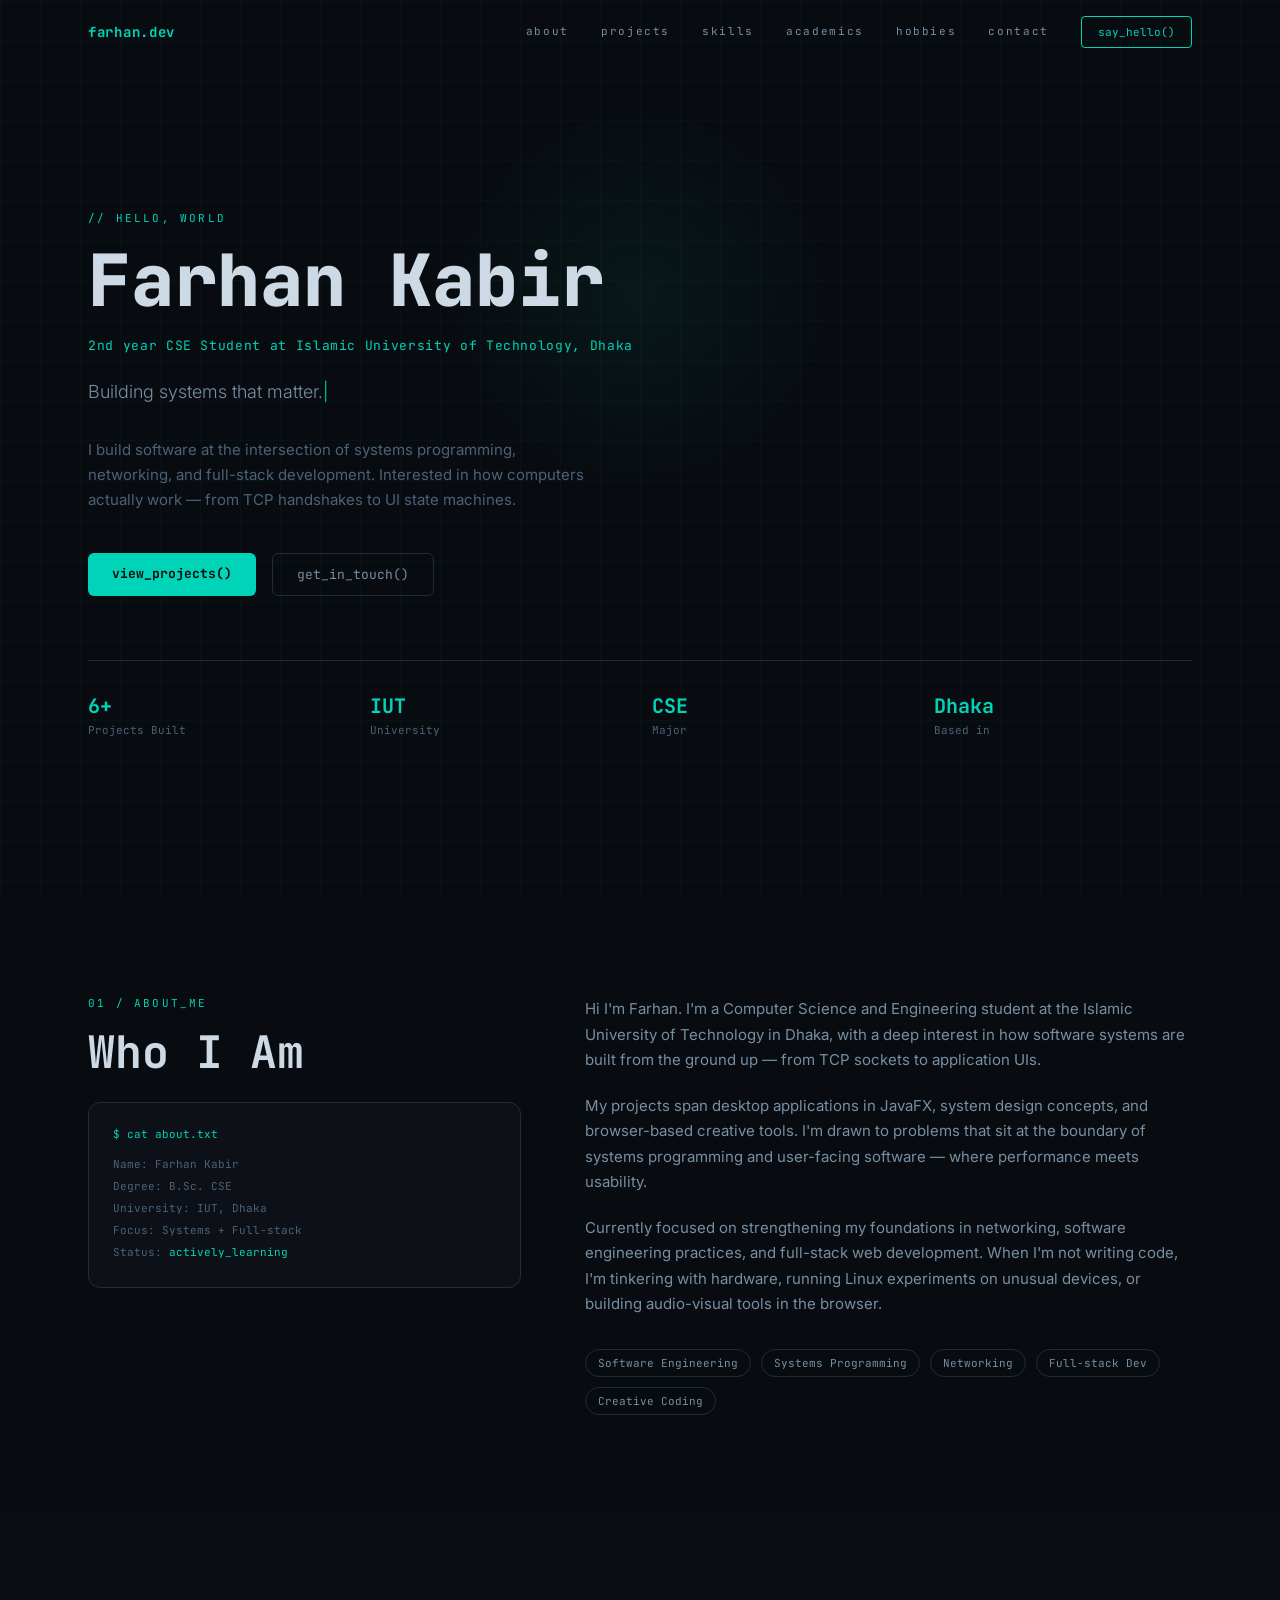
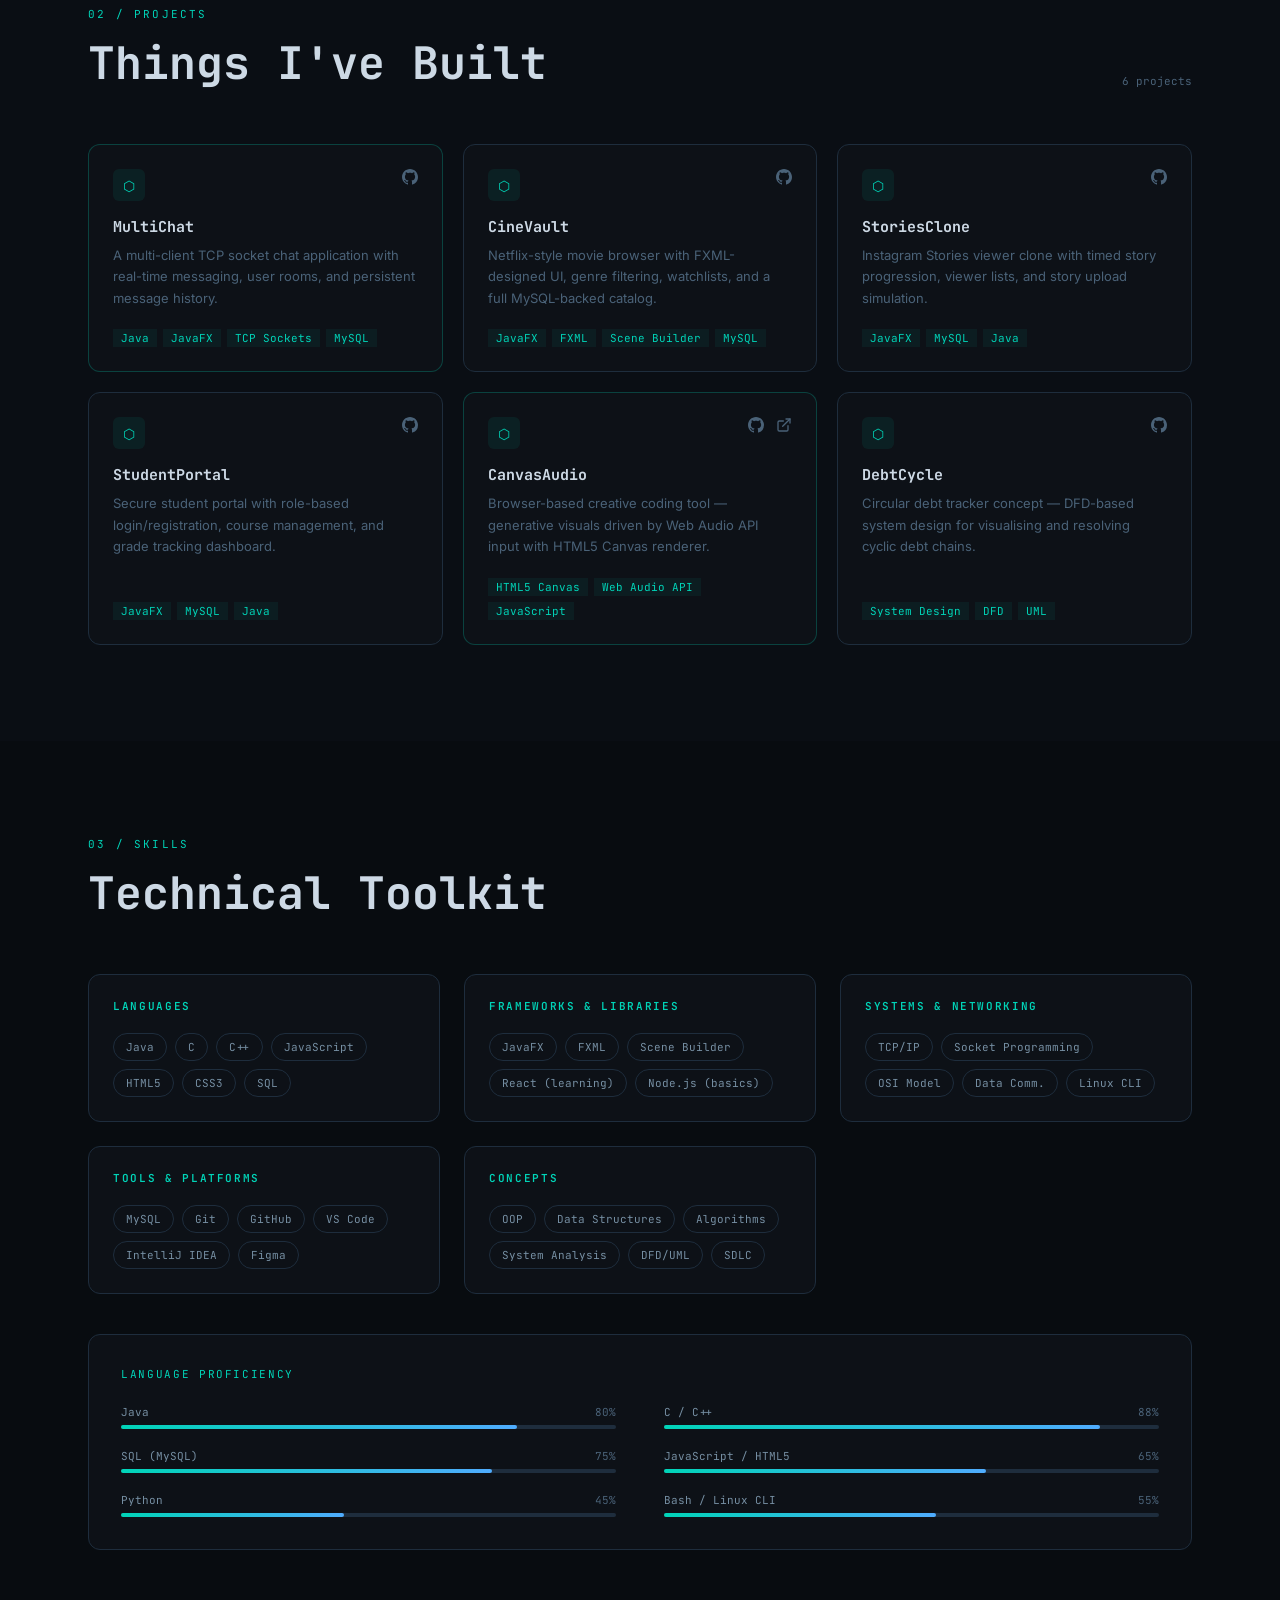
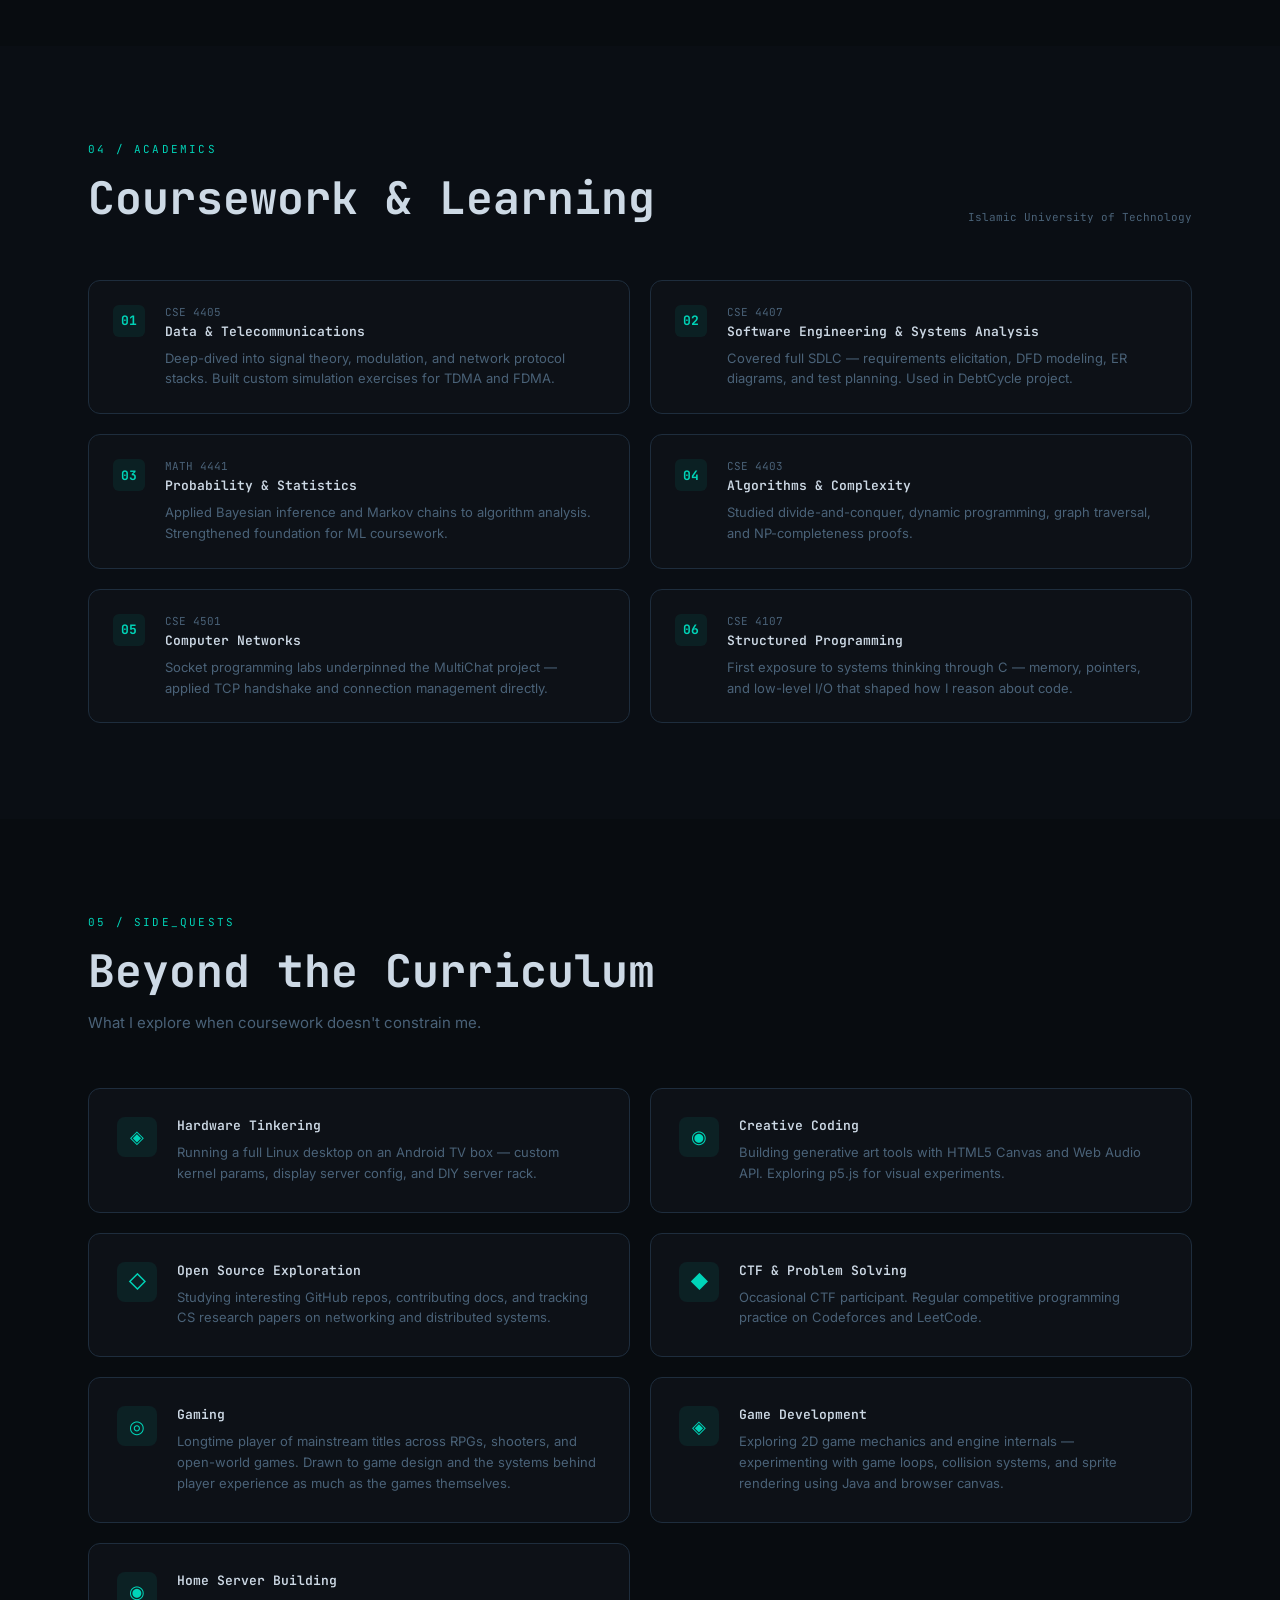
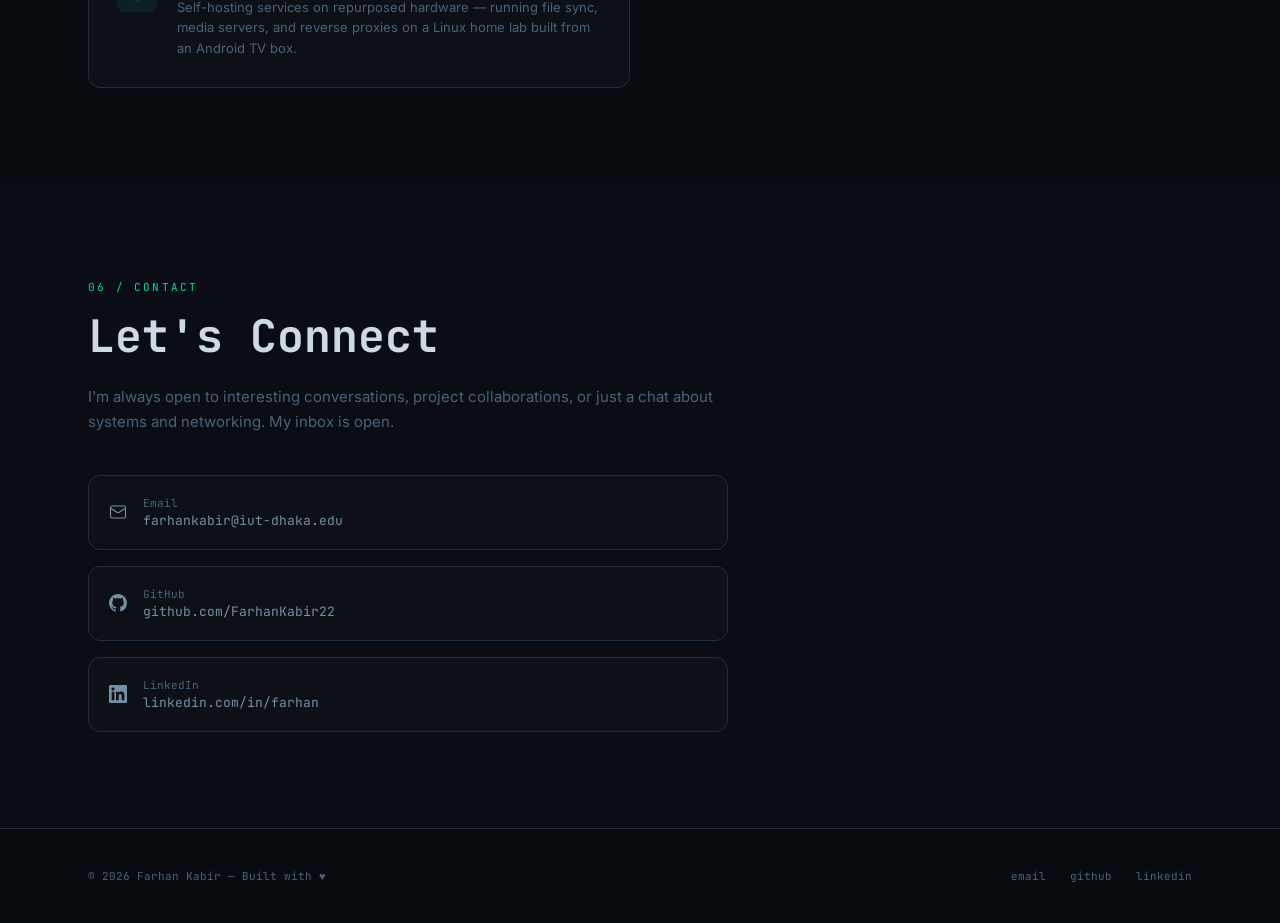
<file: portfolio.html>
<!DOCTYPE html>
<html lang="en">
<head>
  <meta charset="UTF-8" />
  <meta name="viewport" content="width=device-width, initial-scale=1.0" />
  <title>Farhan Kabir — CSE Student @ IUT</title>
  <link rel="preconnect" href="https://fonts.googleapis.com" />
  <link rel="preconnect" href="https://fonts.gstatic.com" crossorigin />
  <link href="https://fonts.googleapis.com/css2?family=JetBrains+Mono:wght@400;500;600;700;800&family=Inter:wght@300;400;500;600;700&display=swap" rel="stylesheet" />
  <style>
    *, *::before, *::after { box-sizing: border-box; margin: 0; padding: 0; }

    :root {
      --bg: #080c10;
      --bg-card: #0d1117;
      --bg-alt: #0a0e14;
      --bg-elevated: #111820;
      --border: #1e2d3d;
      --accent: #00d4b8;
      --accent-dim: #00a896;
      --text: #cdd9e5;
      --text-dim: #768fa3;
      --text-muted: #4a6278;
      --font-mono: 'JetBrains Mono', monospace;
      --font-sans: 'Inter', sans-serif;
    }

    html { scroll-behavior: smooth; }

    body {
      background: var(--bg);
      color: var(--text);
      font-family: var(--font-sans);
      -webkit-font-smoothing: antialiased;
      min-height: 100vh;
    }

    ::-webkit-scrollbar { width: 6px; }
    ::-webkit-scrollbar-track { background: var(--bg); }
    ::-webkit-scrollbar-thumb { background: var(--border); border-radius: 3px; }
    ::-webkit-scrollbar-thumb:hover { background: var(--accent); }

    /* ── Nav ── */
    #navbar {
      position: fixed; top: 0; left: 0; right: 0; z-index: 100;
      transition: background 0.3s, backdrop-filter 0.3s, border-bottom 0.3s;
    }
    #navbar.scrolled {
      background: rgba(8,12,16,0.95);
      backdrop-filter: blur(12px);
      border-bottom: 1px solid var(--border);
    }
    .nav-inner {
      max-width: 1152px; margin: 0 auto; padding: 0 24px;
      height: 64px; display: flex; align-items: center; justify-content: space-between;
    }
    .nav-logo {
      font-family: var(--font-mono); font-weight: 700; font-size: 14px;
      color: var(--accent); text-decoration: none; letter-spacing: 0.05em;
    }
    .nav-links { display: flex; align-items: center; gap: 32px; }
    .nav-link {
      font-family: var(--font-mono); font-size: 11px; letter-spacing: 0.15em;
      color: var(--text-dim); text-decoration: none;
      position: relative; padding-bottom: 2px;
      transition: color 0.2s;
    }
    .nav-link::after {
      content: ''; position: absolute; bottom: 0; left: 0;
      width: 0; height: 1px; background: var(--accent);
      transition: width 0.2s;
    }
    .nav-link:hover { color: var(--accent); }
    .nav-link:hover::after { width: 100%; }
    .nav-btn {
      font-family: var(--font-mono); font-size: 11px;
      padding: 8px 16px; border: 1px solid var(--accent);
      color: var(--accent); background: transparent;
      border-radius: 4px; cursor: pointer;
      transition: background 0.2s;
    }
    .nav-btn:hover { background: rgba(0,212,184,0.1); }
    .hamburger {
      display: none; flex-direction: column; gap: 5px;
      background: none; border: none; cursor: pointer; padding: 8px;
    }
    .hamburger span { display: block; width: 20px; height: 1px; background: var(--accent); }
    .mobile-menu {
      display: none; flex-direction: column; gap: 16px;
      padding: 24px; border-top: 1px solid var(--border);
      background: rgba(8,12,16,0.98);
    }
    .mobile-menu.open { display: flex; }
    .mobile-menu a {
      font-family: var(--font-mono); font-size: 13px;
      letter-spacing: 0.15em; color: var(--text-dim);
      text-decoration: none;
    }

    /* ── Toast ── */
    #toast {
      position: fixed; bottom: 32px; left: 50%; z-index: 200;
      transform: translateX(-50%) translateY(12px);
      opacity: 0; pointer-events: none;
      transition: opacity 0.3s, transform 0.3s;
    }
    #toast.show { opacity: 1; transform: translateX(-50%) translateY(0); }
    #toast-inner {
      font-family: var(--font-mono); font-size: 14px; font-weight: 700;
      padding: 12px 24px; border-radius: 8px;
      background: var(--accent); color: var(--bg);
      box-shadow: 0 8px 32px rgba(0,212,184,0.35);
      white-space: nowrap;
    }

    /* ── Shared ── */
    .section-wrap { max-width: 1152px; margin: 0 auto; padding: 0 24px; }
    .section-label {
      font-family: var(--font-mono); font-size: 11px;
      letter-spacing: 0.2em; text-transform: uppercase;
      color: var(--accent); display: block; margin-bottom: 16px;
    }
    .section-title {
      font-family: var(--font-mono); font-weight: 700;
      font-size: clamp(1.8rem, 4vw, 2.8rem);
      color: var(--text); line-height: 1.15;
    }
    .card {
      background: var(--bg-card); border: 1px solid var(--border);
      border-radius: 12px;
      transition: transform 0.2s, border-color 0.2s, box-shadow 0.2s;
    }
    .card:hover {
      transform: translateY(-3px);
      border-color: rgba(0,212,184,0.4);
      box-shadow: 0 8px 32px rgba(0,212,184,0.1);
    }
    .tag {
      font-family: var(--font-mono); font-size: 11px;
      padding: 2px 8px; background: rgba(0,212,184,0.06);
      color: var(--accent);
    }
    .pill {
      font-family: var(--font-mono); font-size: 11px;
      padding: 6px 12px; border: 1px solid var(--border);
      border-radius: 999px; color: var(--text-dim); cursor: default;
      transition: background 0.2s, color 0.2s, border-color 0.2s;
    }
    .pill:hover {
      background: rgba(0,212,184,0.12);
      border-color: rgba(0,212,184,0.5);
      color: var(--accent);
    }

    /* ── Hero ── */
    #hero {
      min-height: 100vh; display: flex; align-items: center;
      position: relative; overflow: hidden;
      background-image:
        linear-gradient(rgba(0,212,184,0.03) 1px, transparent 1px),
        linear-gradient(90deg, rgba(0,212,184,0.03) 1px, transparent 1px);
      background-size: 40px 40px;
    }
    .hero-glow {
      position: absolute; top: 33%; left: 50%;
      transform: translate(-50%, -50%);
      width: 384px; height: 384px; border-radius: 50%;
      background: radial-gradient(circle, rgba(0,212,184,0.06) 0%, transparent 70%);
      pointer-events: none;
    }
    .hero-content { max-width: 1152px; margin: 0 auto; padding: 128px 24px 80px; width: 100%; }
    .hero-inner { max-width: 672px; }
    @keyframes fadeInUp {
      from { opacity: 0; transform: translateY(20px); }
      to   { opacity: 1; transform: translateY(0); }
    }
    .fade-in { animation: fadeInUp 0.6s ease forwards; }
    .hero-name {
      font-family: var(--font-mono); font-weight: 800;
      font-size: clamp(2.5rem, 6vw, 4.5rem);
      color: var(--text); line-height: 1.1; margin-bottom: 16px;
    }
    .hero-sub {
      font-family: var(--font-mono); font-size: 13px;
      color: var(--accent); letter-spacing: 0.05em; margin-bottom: 24px;
    }
    .hero-tagline {
      font-size: 18px; color: var(--text-dim); font-weight: 300;
      margin-bottom: 32px; max-width: 560px; line-height: 1.6;
    }
    .hero-bio {
      font-size: 15px; color: var(--text-muted);
      margin-bottom: 40px; max-width: 512px; line-height: 1.65;
    }
    .cursor { color: var(--accent); }
    @keyframes blink { 0%,100%{opacity:1} 50%{opacity:0} }
    .cursor-blink { animation: blink 1s step-end infinite; }
    .hero-ctas { display: flex; flex-wrap: wrap; gap: 16px; }
    .btn-primary {
      font-family: var(--font-mono); font-size: 13px; font-weight: 700;
      padding: 12px 24px; border-radius: 6px;
      background: var(--accent); color: var(--bg);
      text-decoration: none; border: none; cursor: pointer;
      transition: background 0.2s;
    }
    .btn-primary:hover { background: var(--accent-dim); }
    .btn-ghost {
      font-family: var(--font-mono); font-size: 13px;
      padding: 12px 24px; border-radius: 6px;
      border: 1px solid var(--border); color: var(--text-dim);
      text-decoration: none; transition: border-color 0.2s, color 0.2s;
    }
    .btn-ghost:hover { border-color: var(--accent); color: var(--accent); }
    .hero-stats {
      margin-top: 64px; padding-top: 32px;
      display: grid; grid-template-columns: repeat(4, 1fr); gap: 24px;
      border-top: 1px solid var(--border);
    }
    .stat-val { font-family: var(--font-mono); font-weight: 700; font-size: 20px; color: var(--accent); }
    .stat-lbl { font-family: var(--font-mono); font-size: 11px; color: var(--text-muted); margin-top: 4px; }

    /* ── About ── */
    #about { padding: 96px 0; }
    .about-grid { display: grid; grid-template-columns: 1fr 1.4fr; gap: 64px; align-items: start; }
    .terminal {
      background: var(--bg-card); border: 1px solid var(--border);
      border-radius: 12px; padding: 24px;
    }
    .terminal-prompt { font-family: var(--font-mono); font-size: 11px; color: var(--accent); margin-bottom: 12px; }
    .terminal-body { font-family: var(--font-mono); font-size: 11px; color: var(--text-muted); line-height: 2; }
    .terminal-body .hl { color: var(--accent); }
    .about-tags { display: flex; flex-wrap: wrap; gap: 10px; margin-top: 32px; }
    .about-tag {
      font-family: var(--font-mono); font-size: 11px;
      padding: 6px 12px; border: 1px solid var(--border);
      border-radius: 999px; color: var(--text-dim);
    }
    .about-p { font-size: 15px; color: var(--text-dim); line-height: 1.7; margin-bottom: 20px; }

    /* ── Projects ── */
    #projects { padding: 96px 0; background: var(--bg-alt); }
    .projects-header { margin-bottom: 56px; }
    .projects-header-row { display: flex; align-items: flex-end; justify-content: space-between; gap: 16px; }
    .projects-count { font-family: var(--font-mono); font-size: 11px; color: var(--text-muted); }
    .projects-grid { display: grid; grid-template-columns: repeat(3, 1fr); gap: 20px; }
    .project-card { padding: 24px; display: flex; flex-direction: column; }
    .project-card-top { display: flex; justify-content: space-between; align-items: flex-start; margin-bottom: 16px; }
    .project-icon {
      width: 32px; height: 32px; border-radius: 6px;
      display: flex; align-items: center; justify-content: center;
      background: rgba(0,212,184,0.08); color: var(--accent); font-size: 14px;
    }
    .project-links { display: flex; gap: 12px; }
    .project-link { color: var(--text-muted); transition: color 0.2s; }
    .project-link:hover { color: var(--accent); }
    .project-title { font-family: var(--font-mono); font-weight: 700; font-size: 15px; color: var(--text); margin-bottom: 8px; }
    .project-desc { font-size: 13px; color: var(--text-muted); line-height: 1.65; flex: 1; margin-bottom: 20px; }
    .project-tags { display: flex; flex-wrap: wrap; gap: 6px; }

    /* ── Skills ── */
    #skills { padding: 96px 0; }
    .skills-grid { display: grid; grid-template-columns: repeat(3, 1fr); gap: 24px; margin-bottom: 40px; }
    .skill-group { padding: 24px; }
    .skill-group-title {
      font-family: var(--font-mono); font-size: 11px; font-weight: 600;
      letter-spacing: 0.15em; text-transform: uppercase;
      color: var(--accent); margin-bottom: 20px;
    }
    .skill-pills { display: flex; flex-wrap: wrap; gap: 8px; }
    .proficiency-card { padding: 32px; }
    .proficiency-title {
      font-family: var(--font-mono); font-size: 11px;
      letter-spacing: 0.15em; text-transform: uppercase;
      color: var(--accent); margin-bottom: 24px;
    }
    .prof-grid { display: grid; grid-template-columns: 1fr 1fr; gap: 20px 48px; }
    .prof-row-top { display: flex; justify-content: space-between; margin-bottom: 6px; }
    .prof-lang { font-family: var(--font-mono); font-size: 11px; color: var(--text-dim); }
    .prof-pct  { font-family: var(--font-mono); font-size: 11px; color: var(--text-muted); }
    .prof-track { height: 4px; border-radius: 2px; background: var(--border); }
    .prof-fill  { height: 4px; border-radius: 2px; background: linear-gradient(90deg, #00d4b8, #4facfe); }

    /* ── Academics ── */
    #academics { padding: 96px 0; background: var(--bg-alt); }
    .academics-header { display: flex; align-items: flex-end; justify-content: space-between; margin-bottom: 56px; gap: 16px; }
    .academics-sub { font-family: var(--font-mono); font-size: 11px; color: var(--text-muted); }
    .academics-grid { display: grid; grid-template-columns: 1fr 1fr; gap: 20px; }
    .course-card { padding: 24px; display: flex; gap: 20px; }
    .course-num {
      flex-shrink: 0; width: 32px; height: 32px; border-radius: 6px;
      display: flex; align-items: center; justify-content: center;
      font-family: var(--font-mono); font-weight: 700; font-size: 13px;
      background: rgba(0,212,184,0.08); color: var(--accent);
    }
    .course-code { font-family: var(--font-mono); font-size: 11px; color: var(--text-muted); margin-bottom: 4px; }
    .course-title { font-family: var(--font-mono); font-weight: 600; font-size: 13px; color: var(--text); margin-bottom: 8px; }
    .course-note { font-size: 13px; color: var(--text-muted); line-height: 1.6; }

    /* ── Hobbies ── */
    #hobbies { padding: 96px 0; }
    .hobbies-subtitle { font-size: 15px; color: var(--text-muted); margin: 16px 0 56px; max-width: 480px; }
    .hobbies-grid { display: grid; grid-template-columns: 1fr 1fr; gap: 20px; }
    .hobby-card { padding: 28px; display: flex; gap: 20px; }
    .hobby-icon {
      flex-shrink: 0; width: 40px; height: 40px; border-radius: 8px;
      display: flex; align-items: center; justify-content: center;
      font-size: 18px; background: rgba(0,212,184,0.08); color: var(--accent);
    }
    .hobby-title { font-family: var(--font-mono); font-weight: 600; font-size: 13px; color: var(--text); margin-bottom: 8px; }
    .hobby-desc { font-size: 13px; color: var(--text-muted); line-height: 1.6; }

    /* ── Contact ── */
    #contact { padding: 96px 0; background: var(--bg-alt); }
    .contact-wrap { max-width: 640px; }
    .contact-intro { font-size: 15px; color: var(--text-muted); line-height: 1.65; margin-bottom: 40px; }
    .contact-list { display: flex; flex-direction: column; gap: 16px; }
    .contact-item {
      display: flex; align-items: center; gap: 16px;
      padding: 20px; border-radius: 12px;
      background: var(--bg-card); border: 1px solid var(--border);
      color: var(--text-dim); text-decoration: none;
      transition: border-color 0.2s, color 0.2s;
    }
    .contact-item:hover { border-color: rgba(0,212,184,0.35); color: var(--accent); }
    .contact-item svg { flex-shrink: 0; }
    .contact-lbl { font-family: var(--font-mono); font-size: 11px; color: var(--text-muted); margin-bottom: 2px; }
    .contact-val { font-family: var(--font-mono); font-size: 13px; }

    /* ── Footer ── */
    footer { padding: 40px 0; border-top: 1px solid var(--border); }
    .footer-inner {
      max-width: 1152px; margin: 0 auto; padding: 0 24px;
      display: flex; align-items: center; justify-content: space-between; gap: 24px;
      flex-wrap: wrap;
    }
    .footer-copy { font-family: var(--font-mono); font-size: 11px; color: var(--text-muted); }
    .footer-links { display: flex; gap: 24px; }
    .footer-link {
      font-family: var(--font-mono); font-size: 11px;
      color: var(--text-muted); text-decoration: none;
      transition: color 0.2s;
    }
    .footer-link:hover { color: var(--accent); }

    /* ── Responsive ── */
    @media (max-width: 1024px) {
      .projects-grid { grid-template-columns: repeat(2, 1fr); }
      .skills-grid    { grid-template-columns: repeat(2, 1fr); }
    }
    @media (max-width: 768px) {
      .nav-links  { display: none; }
      .hamburger  { display: flex; }
      .about-grid { grid-template-columns: 1fr; gap: 40px; }
      .projects-grid  { grid-template-columns: 1fr; }
      .skills-grid    { grid-template-columns: 1fr; }
      .academics-grid { grid-template-columns: 1fr; }
      .hobbies-grid   { grid-template-columns: 1fr; }
      .academics-header { flex-direction: column; align-items: flex-start; }
      .projects-header-row { flex-direction: column; align-items: flex-start; }
      .hero-stats { grid-template-columns: repeat(2, 1fr); }
      .prof-grid  { grid-template-columns: 1fr; }
    }
  </style>
</head>
<body>

<!-- ── Navbar ── -->
<div id="navbar">
  <nav class="nav-inner">
    <a class="nav-logo" href="#hero">farhan.dev</a>
    <div class="nav-links">
      <a class="nav-link" href="#about">about</a>
      <a class="nav-link" href="#projects">projects</a>
      <a class="nav-link" href="#skills">skills</a>
      <a class="nav-link" href="#academics">academics</a>
      <a class="nav-link" href="#hobbies">hobbies</a>
      <a class="nav-link" href="#contact">contact</a>
      <button class="nav-btn" id="hello-btn">say_hello()</button>
    </div>
    <button class="hamburger" id="hamburger" aria-label="Toggle menu">
      <span></span><span></span><span></span>
    </button>
  </nav>
  <div class="mobile-menu" id="mobile-menu">
    <a href="#about">about</a>
    <a href="#projects">projects</a>
    <a href="#skills">skills</a>
    <a href="#academics">academics</a>
    <a href="#hobbies">hobbies</a>
    <a href="#contact">contact</a>
  </div>
</div>

<!-- ── Toast ── -->
<div id="toast"><div id="toast-inner">Hello, World! 👋</div></div>

<!-- ── Hero ── -->
<section id="hero">
  <div class="hero-glow"></div>
  <div class="hero-content">
    <div class="hero-inner fade-in">
      <span class="section-label">// hello, world</span>
      <h1 class="hero-name">Farhan Kabir</h1>
      <p class="hero-sub">2nd year CSE Student at Islamic University of Technology, Dhaka</p>
      <p class="hero-tagline">
        <span id="typewriter"></span><span class="cursor cursor-blink">|</span>
      </p>
      <p class="hero-bio">
        I build software at the intersection of systems programming, networking, and full-stack development. Interested in how computers actually work — from TCP handshakes to UI state machines.
      </p>
      <div class="hero-ctas">
        <a class="btn-primary" href="#projects">view_projects()</a>
        <a class="btn-ghost"   href="#contact">get_in_touch()</a>
      </div>
    </div>

    <div class="hero-stats">
      <div><p class="stat-val">6+</p><p class="stat-lbl">Projects Built</p></div>
      <div><p class="stat-val">IUT</p><p class="stat-lbl">University</p></div>
      <div><p class="stat-val">CSE</p><p class="stat-lbl">Major</p></div>
      <div><p class="stat-val">Dhaka</p><p class="stat-lbl">Based in</p></div>
    </div>
  </div>
</section>

<!-- ── About ── -->
<section id="about">
  <div class="section-wrap">
    <div class="about-grid">
      <div>
        <span class="section-label">01 / about_me</span>
        <h2 class="section-title" style="margin-bottom:24px">Who I Am</h2>
        <div class="terminal">
          <p class="terminal-prompt">$ cat about.txt</p>
          <div class="terminal-body">
            <p>Name: Farhan Kabir</p>
            <p>Degree: B.Sc. CSE</p>
            <p>University: IUT, Dhaka</p>
            <p>Focus: Systems + Full-stack</p>
            <p>Status: <span class="hl">actively_learning</span></p>
          </div>
        </div>
      </div>
      <div>
        <p class="about-p">Hi I'm Farhan. I'm a Computer Science and Engineering student at the Islamic University of Technology in Dhaka, with a deep interest in how software systems are built from the ground up — from TCP sockets to application UIs.</p>
        <p class="about-p">My projects span desktop applications in JavaFX, system design concepts, and browser-based creative tools. I'm drawn to problems that sit at the boundary of systems programming and user-facing software — where performance meets usability.</p>
        <p class="about-p">Currently focused on strengthening my foundations in networking, software engineering practices, and full-stack web development. When I'm not writing code, I'm tinkering with hardware, running Linux experiments on unusual devices, or building audio-visual tools in the browser.</p>
        <div class="about-tags">
          <span class="about-tag">Software Engineering</span>
          <span class="about-tag">Systems Programming</span>
          <span class="about-tag">Networking</span>
          <span class="about-tag">Full-stack Dev</span>
          <span class="about-tag">Creative Coding</span>
        </div>
      </div>
    </div>
  </div>
</section>

<!-- ── Projects ── -->
<section id="projects">
  <div class="section-wrap">
    <div class="projects-header">
      <span class="section-label">02 / projects</span>
      <div class="projects-header-row">
        <h2 class="section-title">Things I've Built</h2>
        <span class="projects-count">6 projects</span>
      </div>
    </div>
    <div class="projects-grid">

      <div class="card project-card" style="border-color:rgba(0,212,184,0.25)">
        <div class="project-card-top">
          <div class="project-icon">⬡</div>
          <div class="project-links">
            <a class="project-link" href="https://github.com/FarhanKabir22" aria-label="GitHub" target="_blank" rel="noopener">
              <svg width="16" height="16" viewBox="0 0 24 24" fill="currentColor"><path d="M12 0C5.37 0 0 5.37 0 12c0 5.31 3.435 9.795 8.205 11.385.6.105.825-.255.825-.57 0-.285-.015-1.23-.015-2.235-3.015.555-3.795-.735-4.035-1.41-.135-.345-.72-1.41-1.23-1.695-.42-.225-1.02-.78-.015-.795.945-.015 1.62.87 1.845 1.23 1.08 1.815 2.805 1.305 3.495.99.105-.78.42-1.305.765-1.605-2.67-.3-5.46-1.335-5.46-5.925 0-1.305.465-2.385 1.23-3.225-.12-.3-.54-1.53.12-3.18 0 0 1.005-.315 3.3 1.23.96-.27 1.98-.405 3-.405s2.04.135 3 .405c2.295-1.56 3.3-1.23 3.3-1.23.66 1.65.24 2.88.12 3.18.765.84 1.23 1.905 1.23 3.225 0 4.605-2.805 5.625-5.475 5.925.435.375.81 1.095.81 2.22 0 1.605-.015 2.895-.015 3.3 0 .315.225.69.825.57A12.02 12.02 0 0024 12c0-6.63-5.37-12-12-12z"/></svg>
            </a>
          </div>
        </div>
        <h3 class="project-title">MultiChat</h3>
        <p class="project-desc">A multi-client TCP socket chat application with real-time messaging, user rooms, and persistent message history.</p>
        <div class="project-tags">
          <span class="tag">Java</span><span class="tag">JavaFX</span><span class="tag">TCP Sockets</span><span class="tag">MySQL</span>
        </div>
      </div>

      <div class="card project-card">
        <div class="project-card-top">
          <div class="project-icon">⬡</div>
          <div class="project-links">
            <a class="project-link" href="https://github.com/FarhanKabir22" aria-label="GitHub" target="_blank" rel="noopener">
              <svg width="16" height="16" viewBox="0 0 24 24" fill="currentColor"><path d="M12 0C5.37 0 0 5.37 0 12c0 5.31 3.435 9.795 8.205 11.385.6.105.825-.255.825-.57 0-.285-.015-1.23-.015-2.235-3.015.555-3.795-.735-4.035-1.41-.135-.345-.72-1.41-1.23-1.695-.42-.225-1.02-.78-.015-.795.945-.015 1.62.87 1.845 1.23 1.08 1.815 2.805 1.305 3.495.99.105-.78.42-1.305.765-1.605-2.67-.3-5.46-1.335-5.46-5.925 0-1.305.465-2.385 1.23-3.225-.12-.3-.54-1.53.12-3.18 0 0 1.005-.315 3.3 1.23.96-.27 1.98-.405 3-.405s2.04.135 3 .405c2.295-1.56 3.3-1.23 3.3-1.23.66 1.65.24 2.88.12 3.18.765.84 1.23 1.905 1.23 3.225 0 4.605-2.805 5.625-5.475 5.925.435.375.81 1.095.81 2.22 0 1.605-.015 2.895-.015 3.3 0 .315.225.69.825.57A12.02 12.02 0 0024 12c0-6.63-5.37-12-12-12z"/></svg>
            </a>
          </div>
        </div>
        <h3 class="project-title">CineVault</h3>
        <p class="project-desc">Netflix-style movie browser with FXML-designed UI, genre filtering, watchlists, and a full MySQL-backed catalog.</p>
        <div class="project-tags">
          <span class="tag">JavaFX</span><span class="tag">FXML</span><span class="tag">Scene Builder</span><span class="tag">MySQL</span>
        </div>
      </div>

      <div class="card project-card">
        <div class="project-card-top">
          <div class="project-icon">⬡</div>
          <div class="project-links">
            <a class="project-link" href="https://github.com/FarhanKabir22" aria-label="GitHub" target="_blank" rel="noopener">
              <svg width="16" height="16" viewBox="0 0 24 24" fill="currentColor"><path d="M12 0C5.37 0 0 5.37 0 12c0 5.31 3.435 9.795 8.205 11.385.6.105.825-.255.825-.57 0-.285-.015-1.23-.015-2.235-3.015.555-3.795-.735-4.035-1.41-.135-.345-.72-1.41-1.23-1.695-.42-.225-1.02-.78-.015-.795.945-.015 1.62.87 1.845 1.23 1.08 1.815 2.805 1.305 3.495.99.105-.78.42-1.305.765-1.605-2.67-.3-5.46-1.335-5.46-5.925 0-1.305.465-2.385 1.23-3.225-.12-.3-.54-1.53.12-3.18 0 0 1.005-.315 3.3 1.23.96-.27 1.98-.405 3-.405s2.04.135 3 .405c2.295-1.56 3.3-1.23 3.3-1.23.66 1.65.24 2.88.12 3.18.765.84 1.23 1.905 1.23 3.225 0 4.605-2.805 5.625-5.475 5.925.435.375.81 1.095.81 2.22 0 1.605-.015 2.895-.015 3.3 0 .315.225.69.825.57A12.02 12.02 0 0024 12c0-6.63-5.37-12-12-12z"/></svg>
            </a>
          </div>
        </div>
        <h3 class="project-title">StoriesClone</h3>
        <p class="project-desc">Instagram Stories viewer clone with timed story progression, viewer lists, and story upload simulation.</p>
        <div class="project-tags">
          <span class="tag">JavaFX</span><span class="tag">MySQL</span><span class="tag">Java</span>
        </div>
      </div>

      <div class="card project-card">
        <div class="project-card-top">
          <div class="project-icon">⬡</div>
          <div class="project-links">
            <a class="project-link" href="https://github.com/FarhanKabir22" aria-label="GitHub" target="_blank" rel="noopener">
              <svg width="16" height="16" viewBox="0 0 24 24" fill="currentColor"><path d="M12 0C5.37 0 0 5.37 0 12c0 5.31 3.435 9.795 8.205 11.385.6.105.825-.255.825-.57 0-.285-.015-1.23-.015-2.235-3.015.555-3.795-.735-4.035-1.41-.135-.345-.72-1.41-1.23-1.695-.42-.225-1.02-.78-.015-.795.945-.015 1.62.87 1.845 1.23 1.08 1.815 2.805 1.305 3.495.99.105-.78.42-1.305.765-1.605-2.67-.3-5.46-1.335-5.46-5.925 0-1.305.465-2.385 1.23-3.225-.12-.3-.54-1.53.12-3.18 0 0 1.005-.315 3.3 1.23.96-.27 1.98-.405 3-.405s2.04.135 3 .405c2.295-1.56 3.3-1.23 3.3-1.23.66 1.65.24 2.88.12 3.18.765.84 1.23 1.905 1.23 3.225 0 4.605-2.805 5.625-5.475 5.925.435.375.81 1.095.81 2.22 0 1.605-.015 2.895-.015 3.3 0 .315.225.69.825.57A12.02 12.02 0 0024 12c0-6.63-5.37-12-12-12z"/></svg>
            </a>
          </div>
        </div>
        <h3 class="project-title">StudentPortal</h3>
        <p class="project-desc">Secure student portal with role-based login/registration, course management, and grade tracking dashboard.</p>
        <div class="project-tags">
          <span class="tag">JavaFX</span><span class="tag">MySQL</span><span class="tag">Java</span>
        </div>
      </div>

      <div class="card project-card" style="border-color:rgba(0,212,184,0.25)">
        <div class="project-card-top">
          <div class="project-icon">⬡</div>
          <div class="project-links">
            <a class="project-link" href="https://github.com/FarhanKabir22" aria-label="GitHub" target="_blank" rel="noopener">
              <svg width="16" height="16" viewBox="0 0 24 24" fill="currentColor"><path d="M12 0C5.37 0 0 5.37 0 12c0 5.31 3.435 9.795 8.205 11.385.6.105.825-.255.825-.57 0-.285-.015-1.23-.015-2.235-3.015.555-3.795-.735-4.035-1.41-.135-.345-.72-1.41-1.23-1.695-.42-.225-1.02-.78-.015-.795.945-.015 1.62.87 1.845 1.23 1.08 1.815 2.805 1.305 3.495.99.105-.78.42-1.305.765-1.605-2.67-.3-5.46-1.335-5.46-5.925 0-1.305.465-2.385 1.23-3.225-.12-.3-.54-1.53.12-3.18 0 0 1.005-.315 3.3 1.23.96-.27 1.98-.405 3-.405s2.04.135 3 .405c2.295-1.56 3.3-1.23 3.3-1.23.66 1.65.24 2.88.12 3.18.765.84 1.23 1.905 1.23 3.225 0 4.605-2.805 5.625-5.475 5.925.435.375.81 1.095.81 2.22 0 1.605-.015 2.895-.015 3.3 0 .315.225.69.825.57A12.02 12.02 0 0024 12c0-6.63-5.37-12-12-12z"/></svg>
            </a>
            <a class="project-link" href="#" aria-label="Live Demo" target="_blank" rel="noopener">
              <svg width="16" height="16" viewBox="0 0 24 24" fill="none" stroke="currentColor" stroke-width="2" stroke-linecap="round" stroke-linejoin="round"><path d="M18 13v6a2 2 0 01-2 2H5a2 2 0 01-2-2V8a2 2 0 012-2h6"/><polyline points="15 3 21 3 21 9"/><line x1="10" y1="14" x2="21" y2="3"/></svg>
            </a>
          </div>
        </div>
        <h3 class="project-title">CanvasAudio</h3>
        <p class="project-desc">Browser-based creative coding tool — generative visuals driven by Web Audio API input with HTML5 Canvas renderer.</p>
        <div class="project-tags">
          <span class="tag">HTML5 Canvas</span><span class="tag">Web Audio API</span><span class="tag">JavaScript</span>
        </div>
      </div>

      <div class="card project-card">
        <div class="project-card-top">
          <div class="project-icon">⬡</div>
          <div class="project-links">
            <a class="project-link" href="https://github.com/FarhanKabir22" aria-label="GitHub" target="_blank" rel="noopener">
              <svg width="16" height="16" viewBox="0 0 24 24" fill="currentColor"><path d="M12 0C5.37 0 0 5.37 0 12c0 5.31 3.435 9.795 8.205 11.385.6.105.825-.255.825-.57 0-.285-.015-1.23-.015-2.235-3.015.555-3.795-.735-4.035-1.41-.135-.345-.72-1.41-1.23-1.695-.42-.225-1.02-.78-.015-.795.945-.015 1.62.87 1.845 1.23 1.08 1.815 2.805 1.305 3.495.99.105-.78.42-1.305.765-1.605-2.67-.3-5.46-1.335-5.46-5.925 0-1.305.465-2.385 1.23-3.225-.12-.3-.54-1.53.12-3.18 0 0 1.005-.315 3.3 1.23.96-.27 1.98-.405 3-.405s2.04.135 3 .405c2.295-1.56 3.3-1.23 3.3-1.23.66 1.65.24 2.88.12 3.18.765.84 1.23 1.905 1.23 3.225 0 4.605-2.805 5.625-5.475 5.925.435.375.81 1.095.81 2.22 0 1.605-.015 2.895-.015 3.3 0 .315.225.69.825.57A12.02 12.02 0 0024 12c0-6.63-5.37-12-12-12z"/></svg>
            </a>
          </div>
        </div>
        <h3 class="project-title">DebtCycle</h3>
        <p class="project-desc">Circular debt tracker concept — DFD-based system design for visualising and resolving cyclic debt chains.</p>
        <div class="project-tags">
          <span class="tag">System Design</span><span class="tag">DFD</span><span class="tag">UML</span>
        </div>
      </div>

    </div>
  </div>
</section>

<!-- ── Skills ── -->
<section id="skills">
  <div class="section-wrap">
    <span class="section-label">03 / skills</span>
    <h2 class="section-title" style="margin-bottom:56px">Technical Toolkit</h2>

    <div class="skills-grid">
      <div class="card skill-group">
        <p class="skill-group-title">Languages</p>
        <div class="skill-pills">
          <span class="pill">Java</span><span class="pill">C</span><span class="pill">C++</span>
          <span class="pill">JavaScript</span><span class="pill">HTML5</span><span class="pill">CSS3</span><span class="pill">SQL</span>
        </div>
      </div>
      <div class="card skill-group">
        <p class="skill-group-title">Frameworks & Libraries</p>
        <div class="skill-pills">
          <span class="pill">JavaFX</span><span class="pill">FXML</span><span class="pill">Scene Builder</span>
          <span class="pill">React (learning)</span><span class="pill">Node.js (basics)</span>
        </div>
      </div>
      <div class="card skill-group">
        <p class="skill-group-title">Systems & Networking</p>
        <div class="skill-pills">
          <span class="pill">TCP/IP</span><span class="pill">Socket Programming</span><span class="pill">OSI Model</span>
          <span class="pill">Data Comm.</span><span class="pill">Linux CLI</span>
        </div>
      </div>
      <div class="card skill-group">
        <p class="skill-group-title">Tools & Platforms</p>
        <div class="skill-pills">
          <span class="pill">MySQL</span><span class="pill">Git</span><span class="pill">GitHub</span>
          <span class="pill">VS Code</span><span class="pill">IntelliJ IDEA</span><span class="pill">Figma</span>
        </div>
      </div>
      <div class="card skill-group">
        <p class="skill-group-title">Concepts</p>
        <div class="skill-pills">
          <span class="pill">OOP</span><span class="pill">Data Structures</span><span class="pill">Algorithms</span>
          <span class="pill">System Analysis</span><span class="pill">DFD/UML</span><span class="pill">SDLC</span>
        </div>
      </div>
    </div>

    <div class="card proficiency-card" style="margin-top:40px">
      <p class="proficiency-title">Language Proficiency</p>
      <div class="prof-grid">
        <div>
          <div class="prof-row-top"><span class="prof-lang">Java</span><span class="prof-pct">80%</span></div>
          <div class="prof-track"><div class="prof-fill" style="width:80%"></div></div>
        </div>
        <div>
          <div class="prof-row-top"><span class="prof-lang">C / C++</span><span class="prof-pct">88%</span></div>
          <div class="prof-track"><div class="prof-fill" style="width:88%"></div></div>
        </div>
        <div>
          <div class="prof-row-top"><span class="prof-lang">SQL (MySQL)</span><span class="prof-pct">75%</span></div>
          <div class="prof-track"><div class="prof-fill" style="width:75%"></div></div>
        </div>
        <div>
          <div class="prof-row-top"><span class="prof-lang">JavaScript / HTML5</span><span class="prof-pct">65%</span></div>
          <div class="prof-track"><div class="prof-fill" style="width:65%"></div></div>
        </div>
        <div>
          <div class="prof-row-top"><span class="prof-lang">Python</span><span class="prof-pct">45%</span></div>
          <div class="prof-track"><div class="prof-fill" style="width:45%"></div></div>
        </div>
        <div>
          <div class="prof-row-top"><span class="prof-lang">Bash / Linux CLI</span><span class="prof-pct">55%</span></div>
          <div class="prof-track"><div class="prof-fill" style="width:55%"></div></div>
        </div>
      </div>
    </div>
  </div>
</section>

<!-- ── Academics ── -->
<section id="academics">
  <div class="section-wrap">
    <span class="section-label">04 / academics</span>
    <div class="academics-header">
      <h2 class="section-title">Coursework & Learning</h2>
      <span class="academics-sub">Islamic University of Technology</span>
    </div>
    <div class="academics-grid">
      <div class="card course-card">
        <div class="course-num">01</div>
        <div>
          <p class="course-code">CSE 4405</p>
          <h3 class="course-title">Data & Telecommunications</h3>
          <p class="course-note">Deep-dived into signal theory, modulation, and network protocol stacks. Built custom simulation exercises for TDMA and FDMA.</p>
        </div>
      </div>
      <div class="card course-card">
        <div class="course-num">02</div>
        <div>
          <p class="course-code">CSE 4407</p>
          <h3 class="course-title">Software Engineering & Systems Analysis</h3>
          <p class="course-note">Covered full SDLC — requirements elicitation, DFD modeling, ER diagrams, and test planning. Used in DebtCycle project.</p>
        </div>
      </div>
      <div class="card course-card">
        <div class="course-num">03</div>
        <div>
          <p class="course-code">MATH 4441</p>
          <h3 class="course-title">Probability & Statistics</h3>
          <p class="course-note">Applied Bayesian inference and Markov chains to algorithm analysis. Strengthened foundation for ML coursework.</p>
        </div>
      </div>
      <div class="card course-card">
        <div class="course-num">04</div>
        <div>
          <p class="course-code">CSE 4403</p>
          <h3 class="course-title">Algorithms & Complexity</h3>
          <p class="course-note">Studied divide-and-conquer, dynamic programming, graph traversal, and NP-completeness proofs.</p>
        </div>
      </div>
      <div class="card course-card">
        <div class="course-num">05</div>
        <div>
          <p class="course-code">CSE 4501</p>
          <h3 class="course-title">Computer Networks</h3>
          <p class="course-note">Socket programming labs underpinned the MultiChat project — applied TCP handshake and connection management directly.</p>
        </div>
      </div>
      <div class="card course-card">
        <div class="course-num">06</div>
        <div>
          <p class="course-code">CSE 4107</p>
          <h3 class="course-title">Structured Programming</h3>
          <p class="course-note">First exposure to systems thinking through C — memory, pointers, and low-level I/O that shaped how I reason about code.</p>
        </div>
      </div>
    </div>
  </div>
</section>

<!-- ── Hobbies ── -->
<section id="hobbies">
  <div class="section-wrap">
    <span class="section-label">05 / side_quests</span>
    <h2 class="section-title">Beyond the Curriculum</h2>
    <p class="hobbies-subtitle">What I explore when coursework doesn't constrain me.</p>
    <div class="hobbies-grid">
      <div class="card hobby-card">
        <div class="hobby-icon">◈</div>
        <div>
          <h3 class="hobby-title">Hardware Tinkering</h3>
          <p class="hobby-desc">Running a full Linux desktop on an Android TV box — custom kernel params, display server config, and DIY server rack.</p>
        </div>
      </div>
      <div class="card hobby-card">
        <div class="hobby-icon">◉</div>
        <div>
          <h3 class="hobby-title">Creative Coding</h3>
          <p class="hobby-desc">Building generative art tools with HTML5 Canvas and Web Audio API. Exploring p5.js for visual experiments.</p>
        </div>
      </div>
      <div class="card hobby-card">
        <div class="hobby-icon">◇</div>
        <div>
          <h3 class="hobby-title">Open Source Exploration</h3>
          <p class="hobby-desc">Studying interesting GitHub repos, contributing docs, and tracking CS research papers on networking and distributed systems.</p>
        </div>
      </div>
      <div class="card hobby-card">
        <div class="hobby-icon">◆</div>
        <div>
          <h3 class="hobby-title">CTF & Problem Solving</h3>
          <p class="hobby-desc">Occasional CTF participant. Regular competitive programming practice on Codeforces and LeetCode.</p>
        </div>
      </div>
      <div class="card hobby-card">
        <div class="hobby-icon">◎</div>
        <div>
          <h3 class="hobby-title">Gaming</h3>
          <p class="hobby-desc">Longtime player of mainstream titles across RPGs, shooters, and open-world games. Drawn to game design and the systems behind player experience as much as the games themselves.</p>
        </div>
      </div>
      <div class="card hobby-card">
        <div class="hobby-icon">◈</div>
        <div>
          <h3 class="hobby-title">Game Development</h3>
          <p class="hobby-desc">Exploring 2D game mechanics and engine internals — experimenting with game loops, collision systems, and sprite rendering using Java and browser canvas.</p>
        </div>
      </div>
      <div class="card hobby-card">
        <div class="hobby-icon">◉</div>
        <div>
          <h3 class="hobby-title">Home Server Building</h3>
          <p class="hobby-desc">Self-hosting services on repurposed hardware — running file sync, media servers, and reverse proxies on a Linux home lab built from an Android TV box.</p>
        </div>
      </div>
    </div>
  </div>
</section>

<!-- ── Contact ── -->
<section id="contact">
  <div class="section-wrap">
    <span class="section-label">06 / contact</span>
    <div class="contact-wrap">
      <h2 class="section-title" style="margin-bottom:24px">Let's Connect</h2>
      <p class="contact-intro">I'm always open to interesting conversations, project collaborations, or just a chat about systems and networking. My inbox is open.</p>
      <div class="contact-list">
        <a class="contact-item" href="mailto:farhankabir@iut-dhaka.edu">
          <svg width="18" height="18" viewBox="0 0 24 24" fill="none" stroke="currentColor" stroke-width="1.5" stroke-linecap="round" stroke-linejoin="round"><rect x="2" y="4" width="20" height="16" rx="2"/><path d="m22 7-8.97 5.7a1.94 1.94 0 01-2.06 0L2 7"/></svg>
          <div>
            <p class="contact-lbl">Email</p>
            <p class="contact-val">farhankabir@iut-dhaka.edu</p>
          </div>
        </a>
        <a class="contact-item" href="https://github.com/FarhanKabir22" target="_blank" rel="noopener">
          <svg width="18" height="18" viewBox="0 0 24 24" fill="currentColor"><path d="M12 0C5.37 0 0 5.37 0 12c0 5.31 3.435 9.795 8.205 11.385.6.105.825-.255.825-.57 0-.285-.015-1.23-.015-2.235-3.015.555-3.795-.735-4.035-1.41-.135-.345-.72-1.41-1.23-1.695-.42-.225-1.02-.78-.015-.795.945-.015 1.62.87 1.845 1.23 1.08 1.815 2.805 1.305 3.495.99.105-.78.42-1.305.765-1.605-2.67-.3-5.46-1.335-5.46-5.925 0-1.305.465-2.385 1.23-3.225-.12-.3-.54-1.53.12-3.18 0 0 1.005-.315 3.3 1.23.96-.27 1.98-.405 3-.405s2.04.135 3 .405c2.295-1.56 3.3-1.23 3.3-1.23.66 1.65.24 2.88.12 3.18.765.84 1.23 1.905 1.23 3.225 0 4.605-2.805 5.625-5.475 5.925.435.375.81 1.095.81 2.22 0 1.605-.015 2.895-.015 3.3 0 .315.225.69.825.57A12.02 12.02 0 0024 12c0-6.63-5.37-12-12-12z"/></svg>
          <div>
            <p class="contact-lbl">GitHub</p>
            <p class="contact-val">github.com/FarhanKabir22</p>
          </div>
        </a>
        <a class="contact-item" href="https://linkedin.com/in/farhan" target="_blank" rel="noopener">
          <svg width="18" height="18" viewBox="0 0 24 24" fill="currentColor"><path d="M20.447 20.452h-3.554v-5.569c0-1.328-.027-3.037-1.852-3.037-1.853 0-2.136 1.445-2.136 2.939v5.667H9.351V9h3.414v1.561h.046c.477-.9 1.637-1.85 3.37-1.85 3.601 0 4.267 2.37 4.267 5.455v6.286zM5.337 7.433a2.062 2.062 0 01-2.063-2.065 2.064 2.064 0 112.063 2.065zm1.782 13.019H3.555V9h3.564v11.452zM22.225 0H1.771C.792 0 0 .774 0 1.729v20.542C0 23.227.792 24 1.771 24h20.451C23.2 24 24 23.227 24 22.271V1.729C24 .774 23.2 0 22.222 0h.003z"/></svg>
          <div>
            <p class="contact-lbl">LinkedIn</p>
            <p class="contact-val">linkedin.com/in/farhan</p>
          </div>
        </a>
      </div>
    </div>
  </div>
</section>

<!-- ── Footer ── -->
<footer>
  <div class="footer-inner">
    <p class="footer-copy">© 2026 Farhan Kabir — Built with ♥</p>
    <div class="footer-links">
      <a class="footer-link" href="mailto:farhankabir@iut-dhaka.edu">email</a>
      <a class="footer-link" href="https://github.com/FarhanKabir22" target="_blank" rel="noopener">github</a>
      <a class="footer-link" href="https://linkedin.com/in/farhan" target="_blank" rel="noopener">linkedin</a>
    </div>
  </div>
</footer>

<script>
  // Navbar scroll
  const navbar = document.getElementById('navbar');
  window.addEventListener('scroll', () => {
    navbar.classList.toggle('scrolled', window.scrollY > 20);
  }, { passive: true });

  // Mobile menu
  const hamburger = document.getElementById('hamburger');
  const mobileMenu = document.getElementById('mobile-menu');
  hamburger.addEventListener('click', () => mobileMenu.classList.toggle('open'));
  mobileMenu.querySelectorAll('a').forEach(a => {
    a.addEventListener('click', () => mobileMenu.classList.remove('open'));
  });

  // Smooth scroll for all anchor links
  document.querySelectorAll('a[href^="#"]').forEach(a => {
    a.addEventListener('click', e => {
      const target = document.querySelector(a.getAttribute('href'));
      if (target) { e.preventDefault(); target.scrollIntoView({ behavior: 'smooth' }); }
    });
  });

  // Typewriter
  const text = "Building systems that matter.";
  let i = 0;
  const tw = document.getElementById('typewriter');
  function type() {
    if (i < text.length) { tw.textContent += text[i++]; setTimeout(type, 60); }
  }
  type();

  // say_hello() toast
  const toast = document.getElementById('toast');
  document.getElementById('hello-btn').addEventListener('click', () => {
    toast.classList.add('show');
    setTimeout(() => toast.classList.remove('show'), 3000);
  });
</script>
</body>
</html>
</file>
